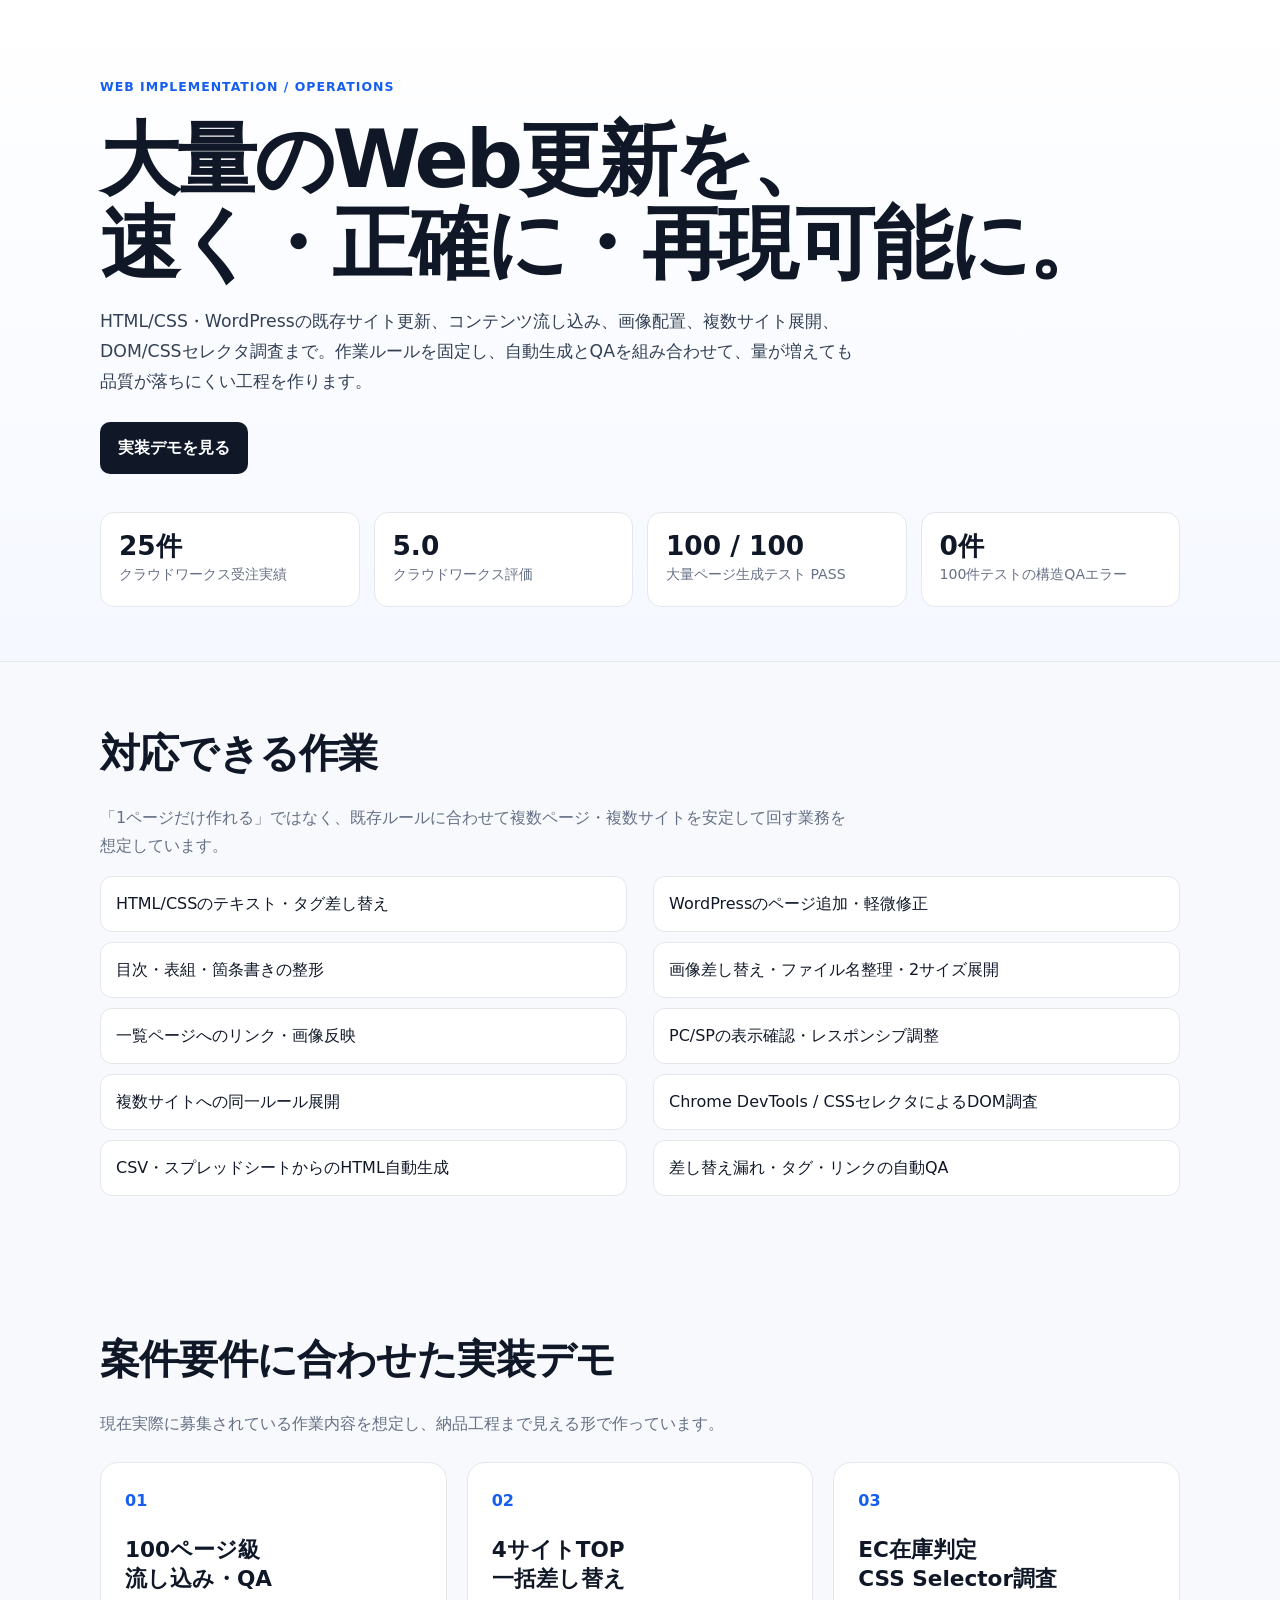
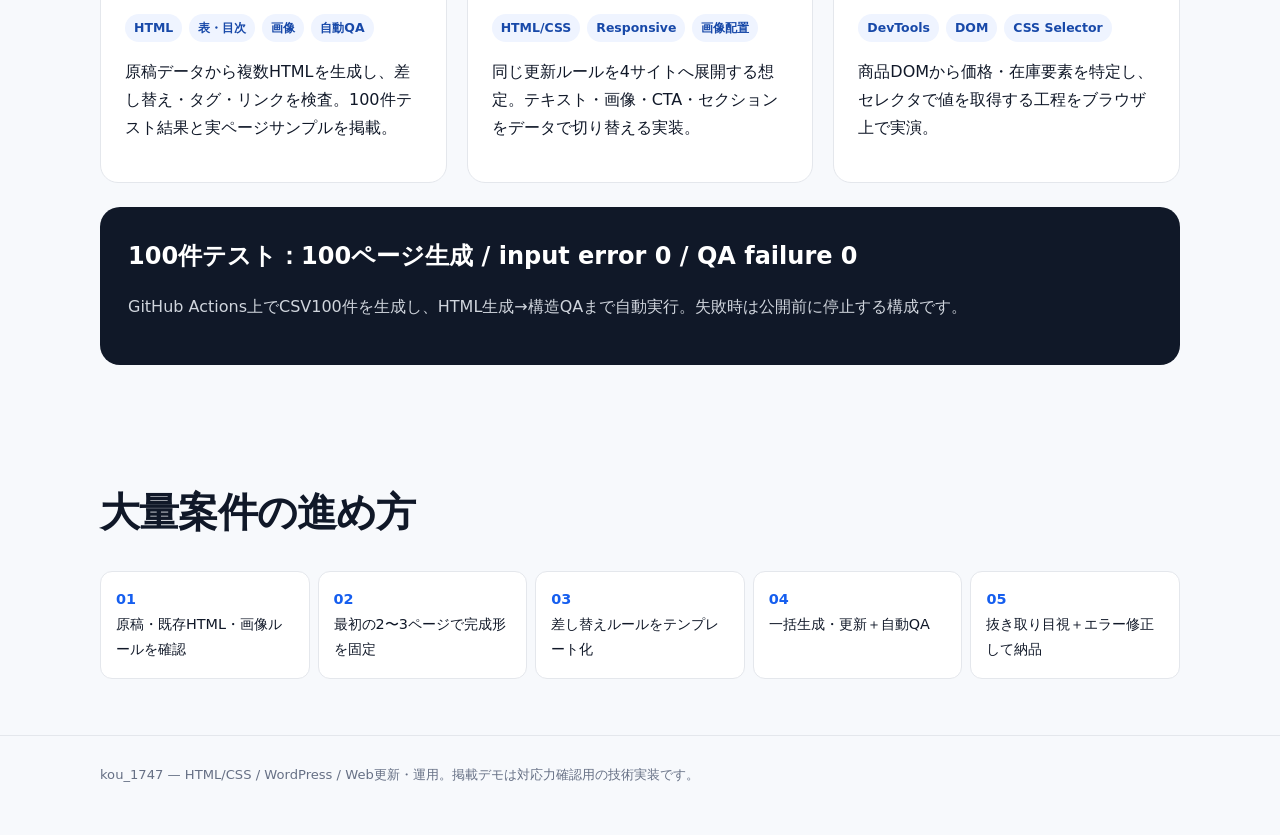
<file: index.html>
<!doctype html>
<html lang="ja">
<head>
<meta charset="utf-8">
<meta name="viewport" content="width=device-width,initial-scale=1">
<meta name="description" content="HTML/CSS・WordPressの大量更新、コンテンツ流し込み、複数サイト更新、DOM/CSSセレクタ調査を、AIと自動QAで高速化するWeb実装ポートフォリオ。">
<title>kou_1747 | Web更新・大量流し込み・運用自動化</title>
<style>
:root{--ink:#101828;--muted:#667085;--line:#e4e7ec;--bg:#f7f9fc;--card:#fff;--accent:#155eef;--ok:#067647;--soft:#eff4ff}
*{box-sizing:border-box}html{scroll-behavior:smooth}body{margin:0;font-family:system-ui,-apple-system,"Segoe UI",sans-serif;color:var(--ink);background:var(--bg);line-height:1.75}
a{color:inherit}.wrap{width:min(1080px,calc(100% - 32px));margin:auto}
.hero{background:linear-gradient(180deg,#fff 0%,#f5f8ff 100%);padding:76px 0 54px;border-bottom:1px solid var(--line)}
.kicker{color:var(--accent);font-weight:800;letter-spacing:.08em;font-size:.78rem}.hero h1{font-size:clamp(2.4rem,7vw,5rem);line-height:1.05;letter-spacing:-.04em;margin:.25em 0}
.hero p{max-width:760px;font-size:1.08rem;color:#344054}.cta{display:inline-block;background:var(--ink);color:#fff;text-decoration:none;padding:12px 18px;border-radius:10px;font-weight:800;margin-top:8px}
.metrics{display:grid;grid-template-columns:repeat(4,1fr);gap:14px;margin-top:38px}.metric{background:#fff;border:1px solid var(--line);border-radius:14px;padding:18px}.metric b{display:block;font-size:1.65rem;line-height:1.1}.metric span{color:var(--muted);font-size:.88rem}
.section{padding:56px 0}.section h2{font-size:clamp(1.7rem,4vw,2.5rem);letter-spacing:-.02em;margin:0 0 8px}.lead{color:var(--muted);max-width:760px}
.grid3{display:grid;grid-template-columns:repeat(3,1fr);gap:20px;margin-top:24px}.case{background:var(--card);border:1px solid var(--line);border-radius:18px;padding:24px;text-decoration:none;transition:.15s}.case:hover{transform:translateY(-2px);box-shadow:0 12px 30px rgba(16,24,40,.08)}.case .num{font-weight:900;color:var(--accent)}.case h3{font-size:1.35rem;line-height:1.3}.chips{display:flex;gap:7px;flex-wrap:wrap}.chip{background:var(--soft);color:#1849a9;border-radius:999px;padding:3px 9px;font-size:.78rem;font-weight:700}
.list{display:grid;grid-template-columns:repeat(2,1fr);gap:10px 26px;padding:0;list-style:none}.list li{background:#fff;border:1px solid var(--line);border-radius:12px;padding:13px 15px}
.flow{display:grid;grid-template-columns:repeat(5,1fr);gap:8px;margin-top:24px}.step{background:#fff;border:1px solid var(--line);border-radius:12px;padding:15px;font-size:.9rem}.step b{display:block;color:var(--accent)}
.proof{background:#101828;color:#fff;border-radius:20px;padding:28px;margin-top:24px}.proof strong{font-size:1.5rem}.proof p{color:#d0d5dd}
footer{border-top:1px solid var(--line);padding:28px 0 48px;color:var(--muted);font-size:.82rem}
@media(max-width:820px){.metrics,.grid3{grid-template-columns:1fr 1fr}.flow{grid-template-columns:1fr}.list{grid-template-columns:1fr}}
@media(max-width:560px){.metrics,.grid3{grid-template-columns:1fr}.hero{padding-top:50px}}
</style>
</head>
<body>
<header class="hero"><div class="wrap">
<div class="kicker">WEB IMPLEMENTATION / OPERATIONS</div>
<h1>大量のWeb更新を、<br>速く・正確に・再現可能に。</h1>
<p>HTML/CSS・WordPressの既存サイト更新、コンテンツ流し込み、画像配置、複数サイト展開、DOM/CSSセレクタ調査まで。作業ルールを固定し、自動生成とQAを組み合わせて、量が増えても品質が落ちにくい工程を作ります。</p>
<a class="cta" href="#cases">実装デモを見る</a>
<div class="metrics">
<div class="metric"><b>25件</b><span>クラウドワークス受注実績</span></div>
<div class="metric"><b>5.0</b><span>クラウドワークス評価</span></div>
<div class="metric"><b>100 / 100</b><span>大量ページ生成テスト PASS</span></div>
<div class="metric"><b>0件</b><span>100件テストの構造QAエラー</span></div>
</div>
</div></header>

<main>
<section class="section"><div class="wrap">
<h2>対応できる作業</h2>
<p class="lead">「1ページだけ作れる」ではなく、既存ルールに合わせて複数ページ・複数サイトを安定して回す業務を想定しています。</p>
<ul class="list">
<li>HTML/CSSのテキスト・タグ差し替え</li><li>WordPressのページ追加・軽微修正</li>
<li>目次・表組・箇条書きの整形</li><li>画像差し替え・ファイル名整理・2サイズ展開</li>
<li>一覧ページへのリンク・画像反映</li><li>PC/SPの表示確認・レスポンシブ調整</li>
<li>複数サイトへの同一ルール展開</li><li>Chrome DevTools / CSSセレクタによるDOM調査</li>
<li>CSV・スプレッドシートからのHTML自動生成</li><li>差し替え漏れ・タグ・リンクの自動QA</li>
</ul>
</div></section>

<section id="cases" class="section"><div class="wrap">
<h2>案件要件に合わせた実装デモ</h2>
<p class="lead">現在実際に募集されている作業内容を想定し、納品工程まで見える形で作っています。</p>
<div class="grid3">
<a class="case" href="pf01/"><div class="num">01</div><h3>100ページ級<br>流し込み・QA</h3><div class="chips"><span class="chip">HTML</span><span class="chip">表・目次</span><span class="chip">画像</span><span class="chip">自動QA</span></div><p>原稿データから複数HTMLを生成し、差し替え・タグ・リンクを検査。100件テスト結果と実ページサンプルを掲載。</p></a>
<a class="case" href="pf02/"><div class="num">02</div><h3>4サイトTOP<br>一括差し替え</h3><div class="chips"><span class="chip">HTML/CSS</span><span class="chip">Responsive</span><span class="chip">画像配置</span></div><p>同じ更新ルールを4サイトへ展開する想定。テキスト・画像・CTA・セクションをデータで切り替える実装。</p></a>
<a class="case" href="pf03/"><div class="num">03</div><h3>EC在庫判定<br>CSS Selector調査</h3><div class="chips"><span class="chip">DevTools</span><span class="chip">DOM</span><span class="chip">CSS Selector</span></div><p>商品DOMから価格・在庫要素を特定し、セレクタで値を取得する工程をブラウザ上で実演。</p></a>
</div>
<div class="proof"><strong>100件テスト：100ページ生成 / input error 0 / QA failure 0</strong><p>GitHub Actions上でCSV100件を生成し、HTML生成→構造QAまで自動実行。失敗時は公開前に停止する構成です。</p></div>
</div></section>

<section class="section"><div class="wrap">
<h2>大量案件の進め方</h2>
<div class="flow">
<div class="step"><b>01</b>原稿・既存HTML・画像ルールを確認</div>
<div class="step"><b>02</b>最初の2〜3ページで完成形を固定</div>
<div class="step"><b>03</b>差し替えルールをテンプレート化</div>
<div class="step"><b>04</b>一括生成・更新＋自動QA</div>
<div class="step"><b>05</b>抜き取り目視＋エラー修正して納品</div>
</div>
</div></section>
</main>
<footer><div class="wrap">kou_1747 — HTML/CSS / WordPress / Web更新・運用。掲載デモは対応力確認用の技術実装です。</div></footer>
</body></html>
</file>
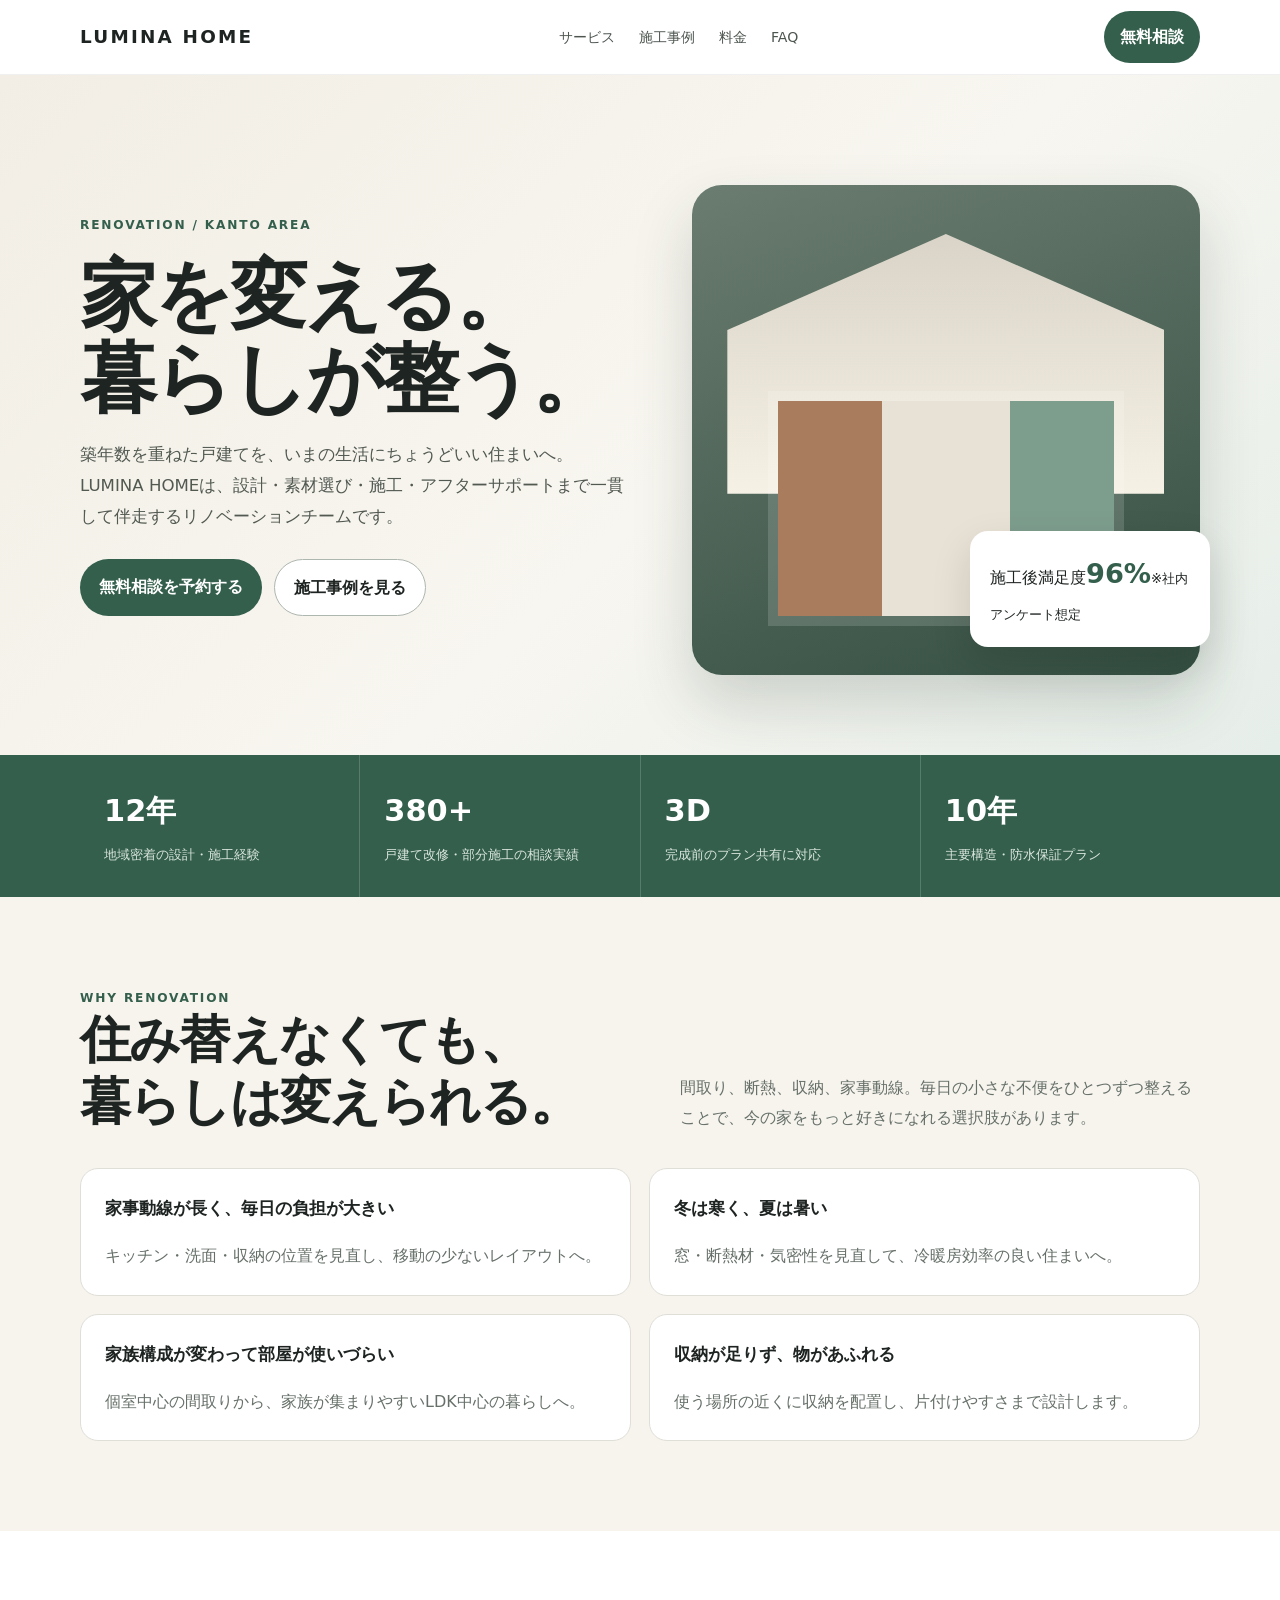
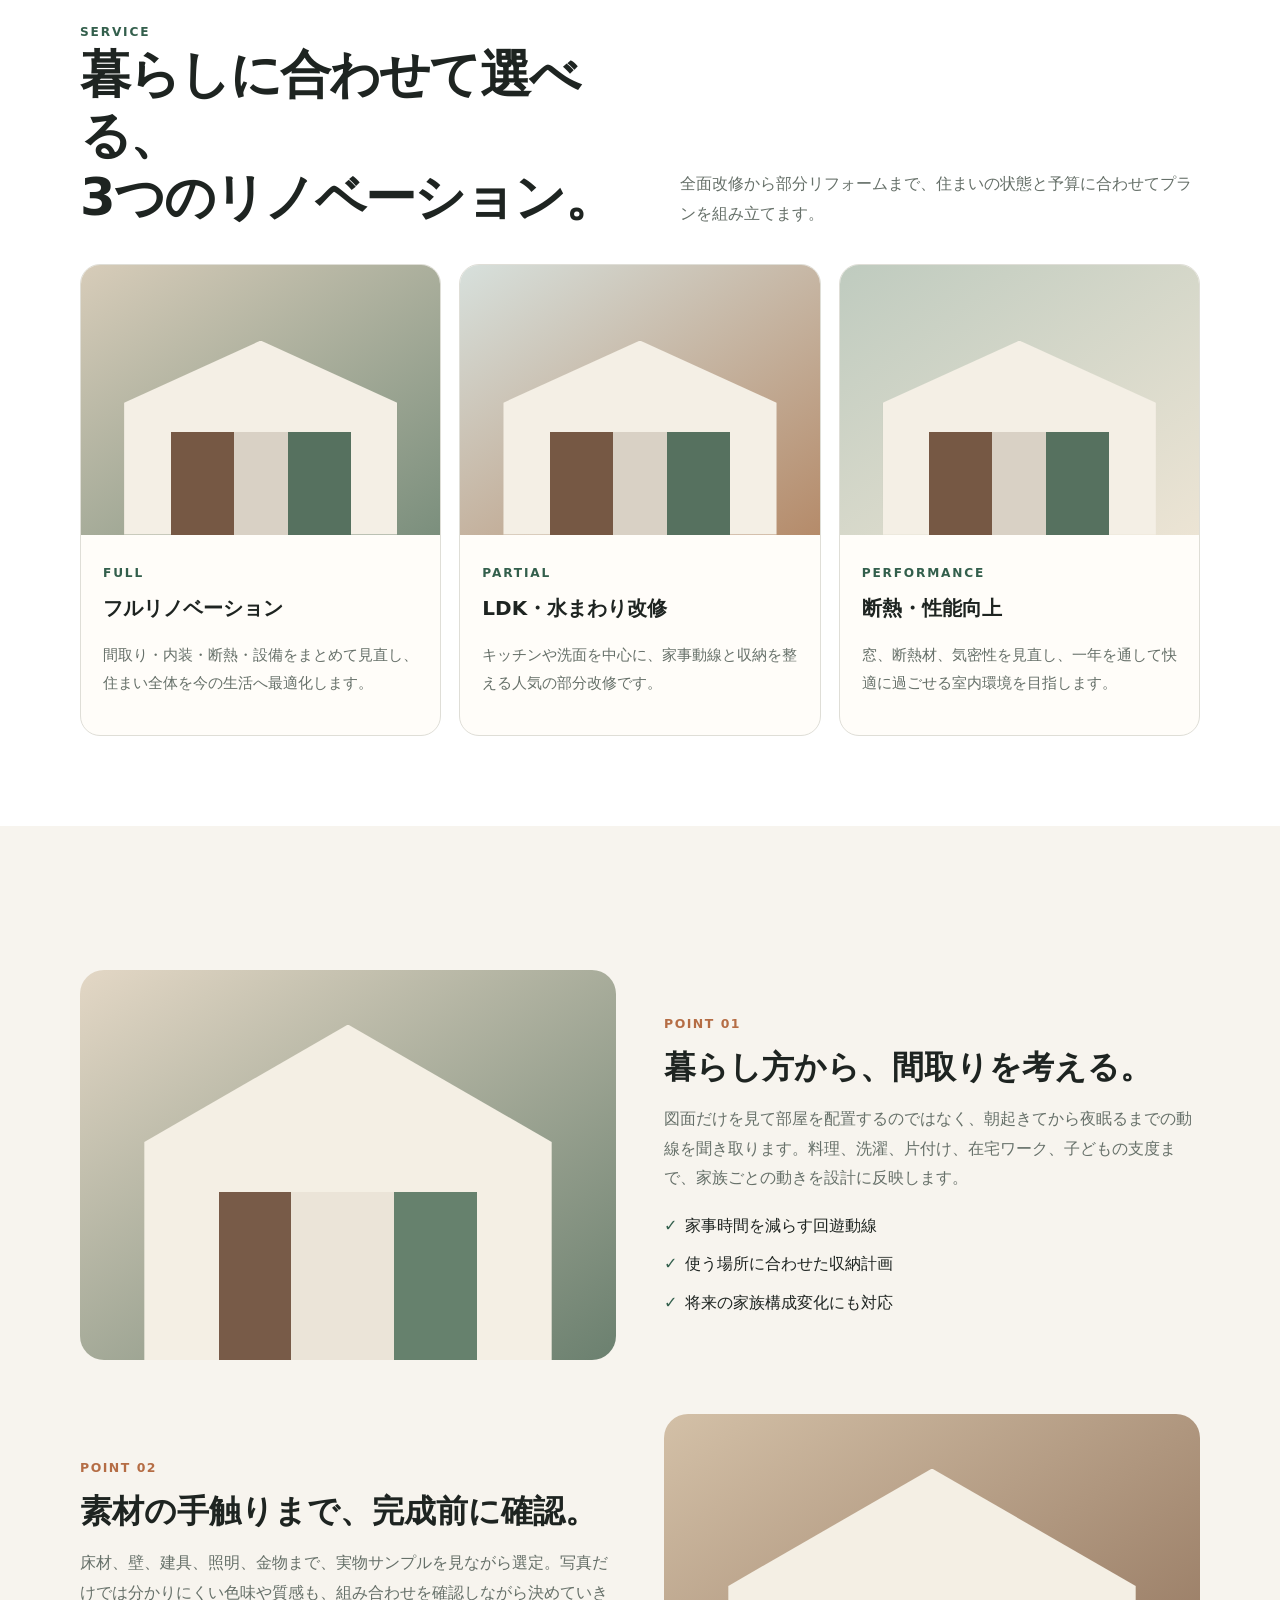
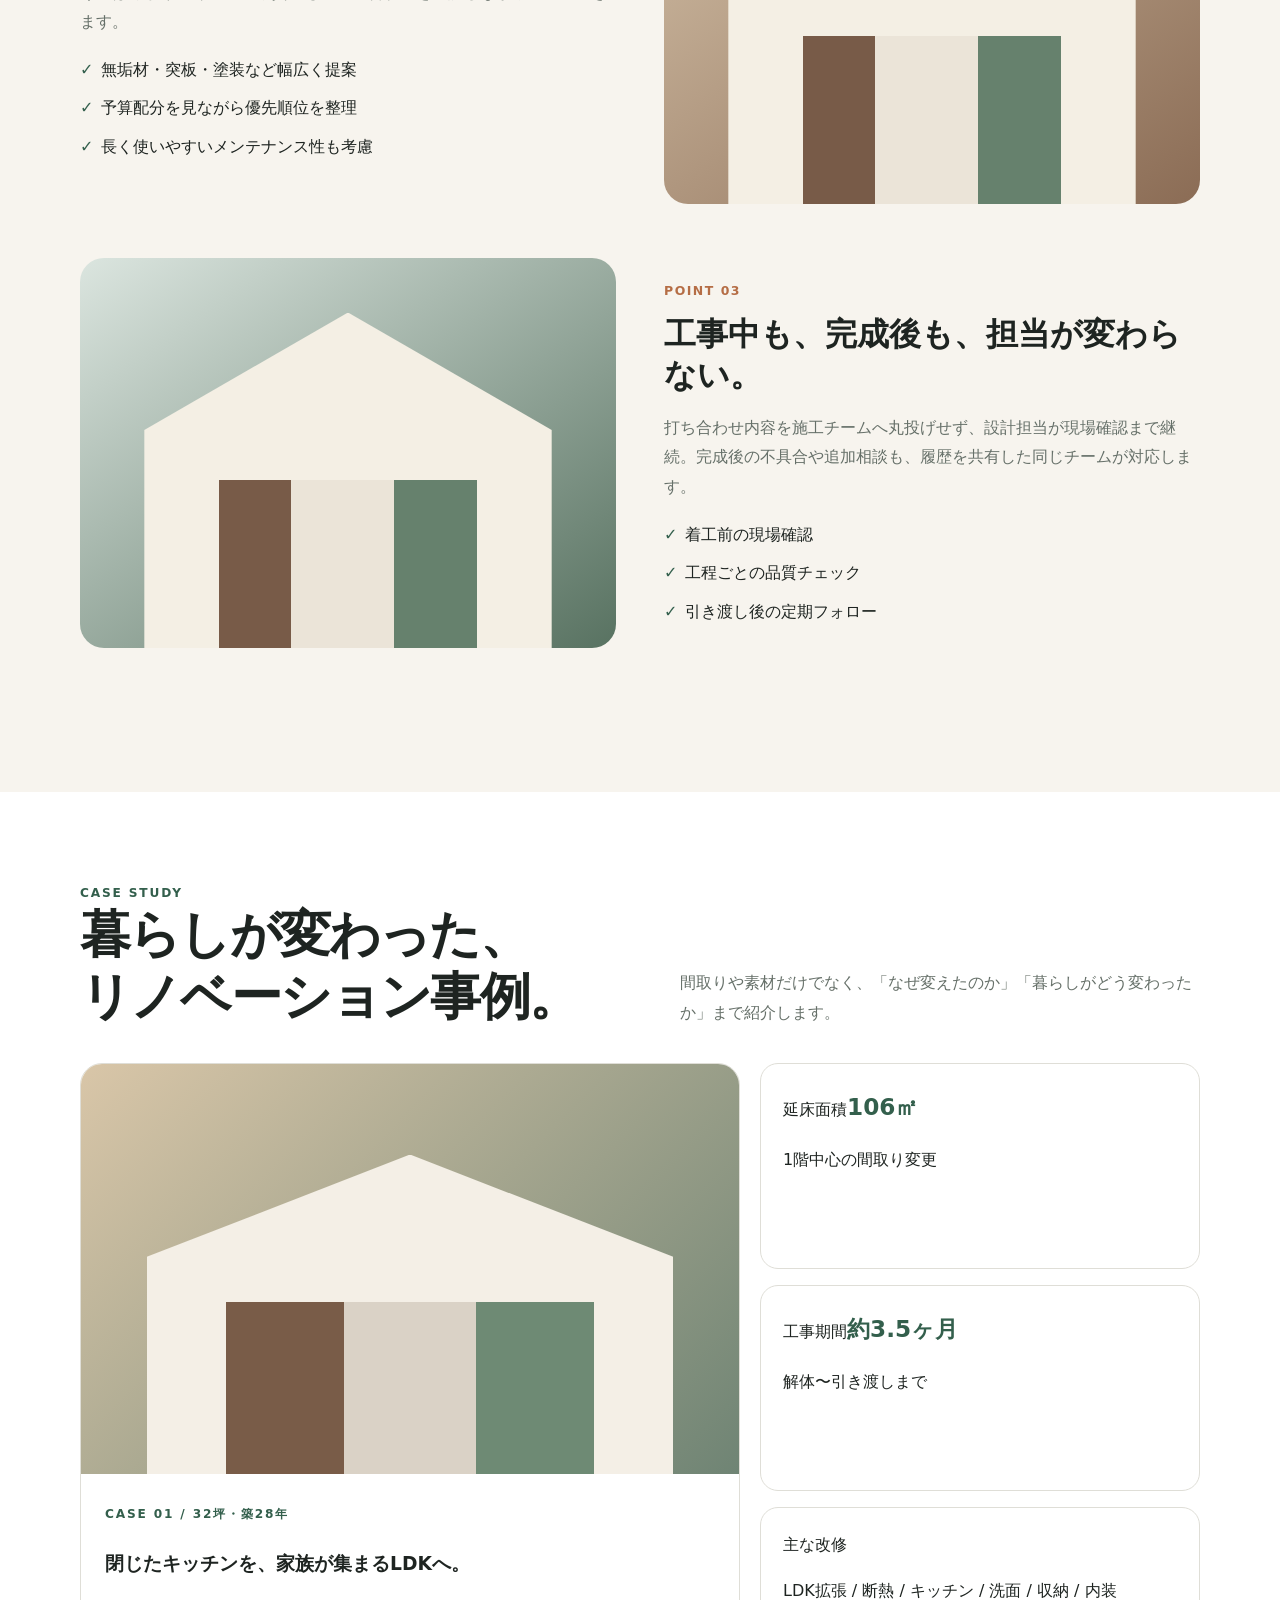
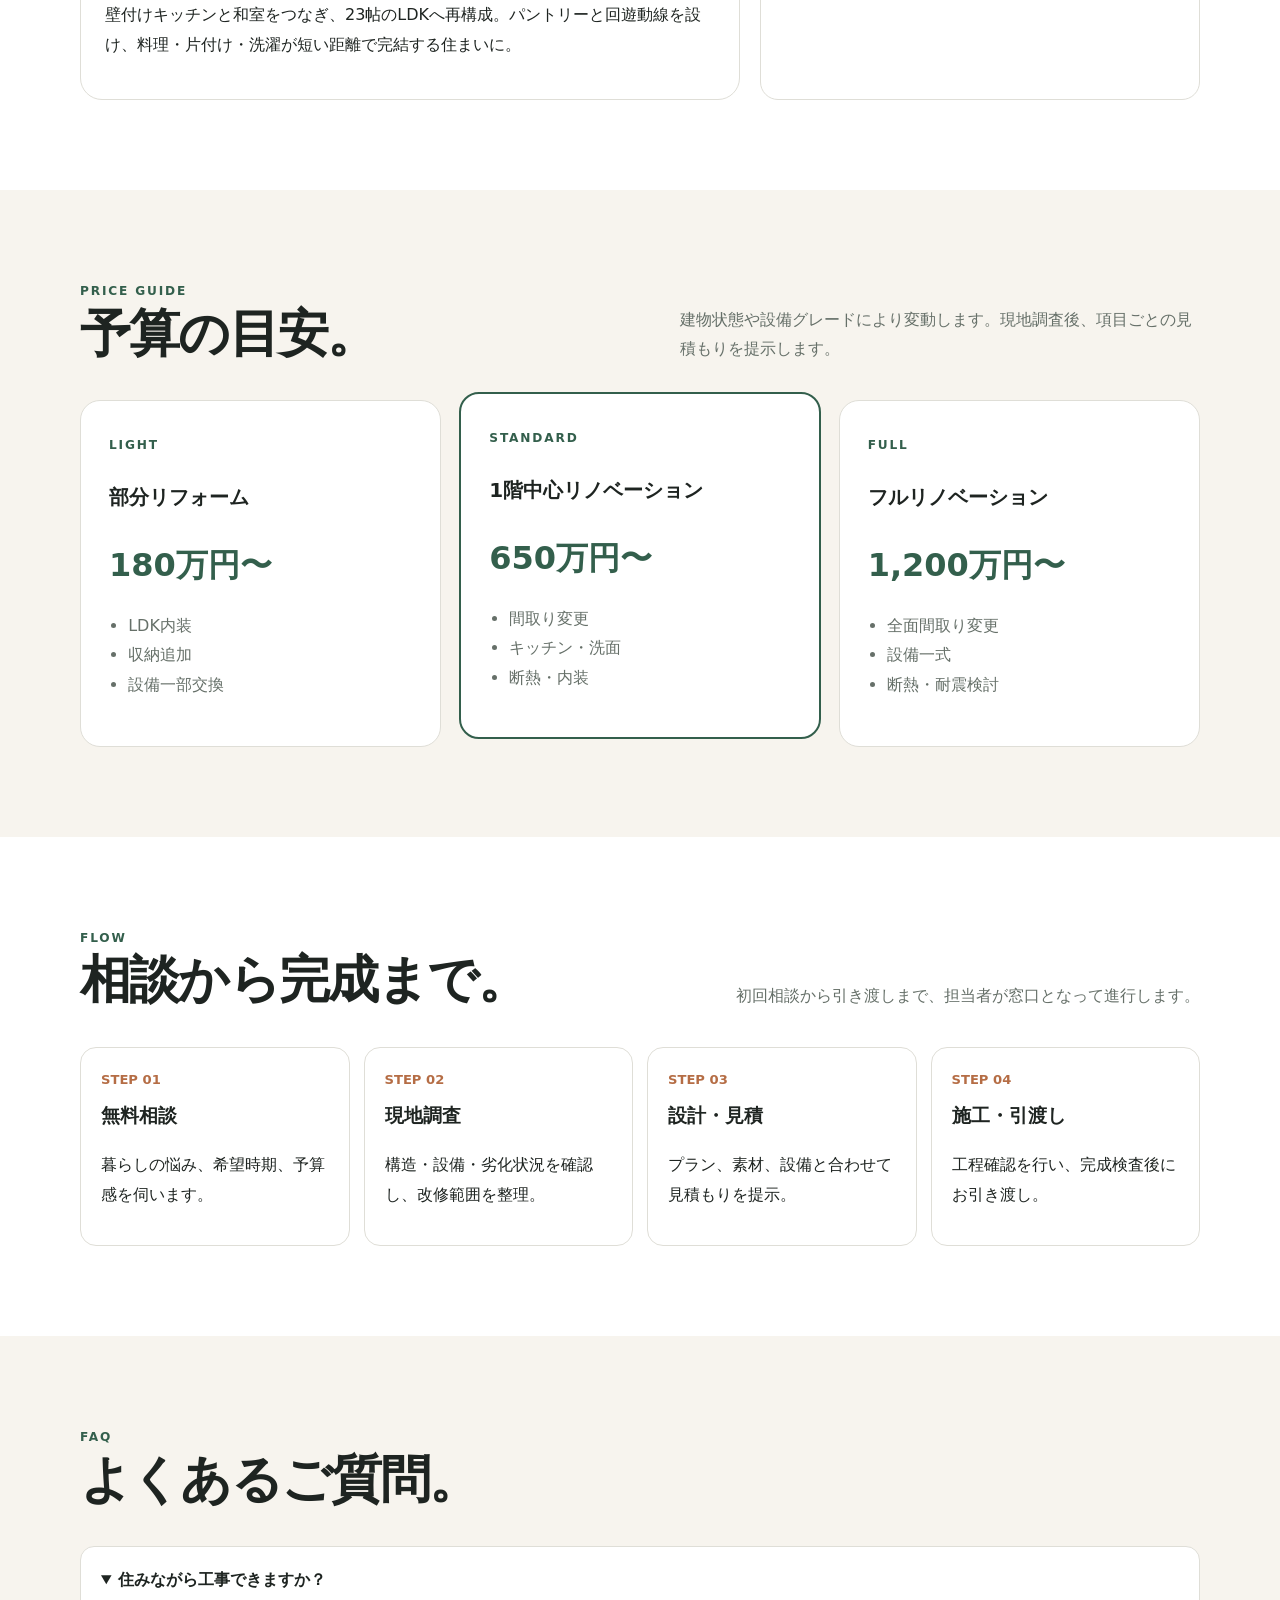
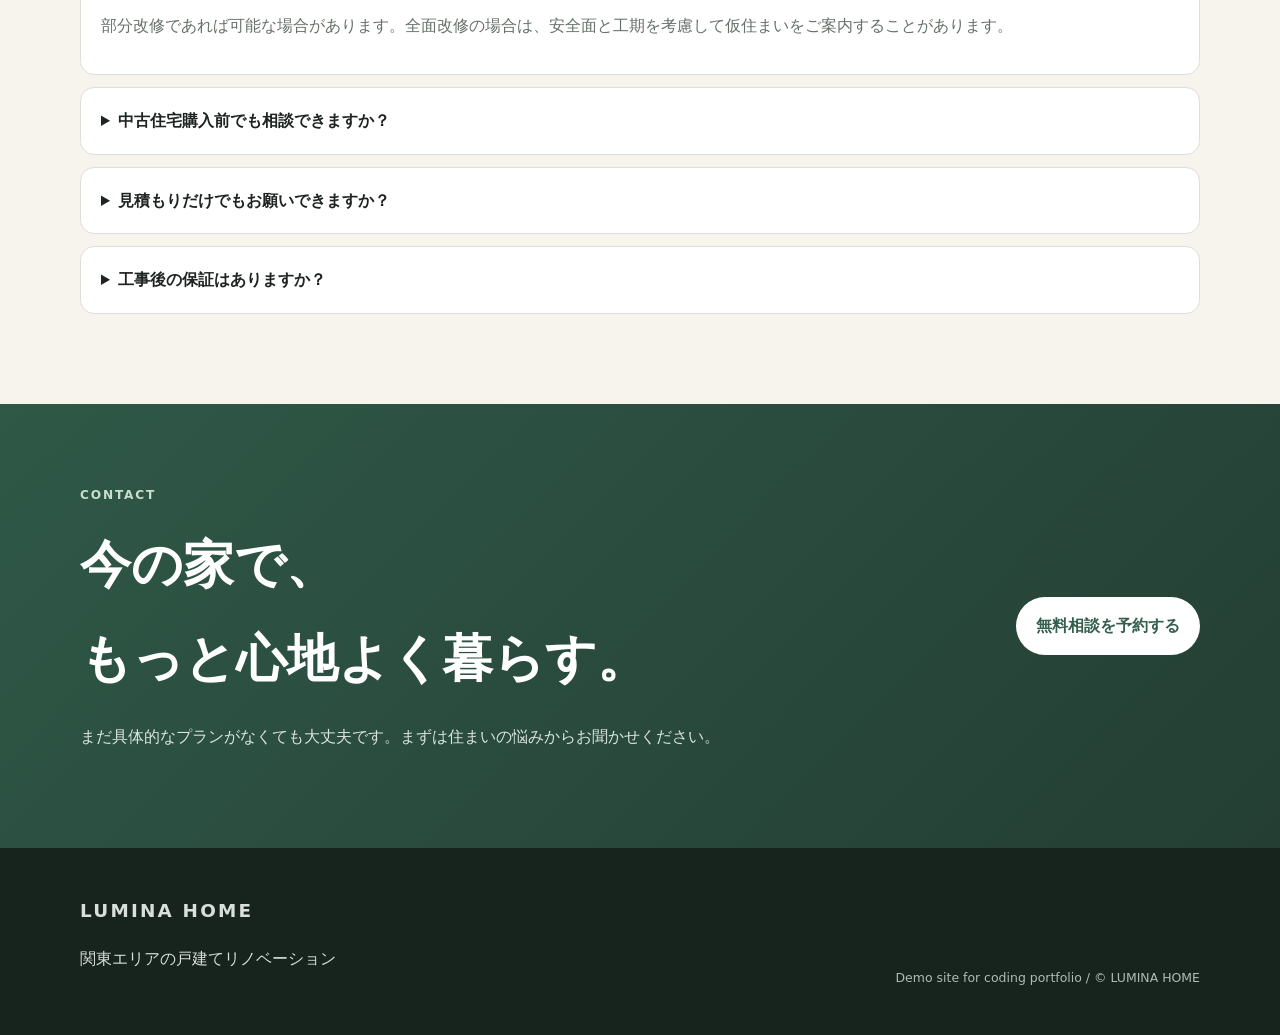
<file: job-13447002/index.html>
<!doctype html>
<html lang="ja">
<head>
<meta charset="utf-8">
<meta name="viewport" content="width=device-width,initial-scale=1">
<meta name="description" content="関東エリアの戸建てリノベーションならLUMINA HOME。設計から施工、アフターサポートまで一貫対応。">
<title>LUMINA HOME｜暮らしを整える戸建てリノベーション</title>
<style>
:root{
  --ink:#1e2421;--muted:#667069;--paper:#f7f4ee;--card:#fffdf9;--line:#dfded7;
  --green:#335f4c;--green2:#6f8f7f;--sand:#d9c5a4;--accent:#b56d45;
}
*{box-sizing:border-box}html{scroll-behavior:smooth}
body{margin:0;font-family:"Hiragino Kaku Gothic ProN","Yu Gothic",system-ui,sans-serif;color:var(--ink);background:#fff;line-height:1.85}
a{color:inherit;text-decoration:none}img{max-width:100%;display:block}
.wrap{width:min(1120px,calc(100% - 36px));margin:auto}
.header{position:sticky;top:0;z-index:20;background:rgba(255,255,255,.94);backdrop-filter:blur(10px);border-bottom:1px solid rgba(0,0,0,.06)}
.header-inner{height:74px;display:flex;align-items:center;justify-content:space-between;gap:20px}.brand{font-size:1.15rem;font-weight:900;letter-spacing:.12em}
.nav{display:flex;gap:24px;font-size:.88rem}.nav a{color:#4d554f}.contact{background:var(--green);color:#fff;padding:11px 16px;border-radius:999px;font-weight:800}
.hero{background:linear-gradient(135deg,#f2eee5 0%,#f8f6f0 55%,#e6eee9 100%);overflow:hidden}
.hero-grid{min-height:680px;display:grid;grid-template-columns:1.02fr .98fr;align-items:center;gap:42px;padding:64px 0}
.eyebrow{font-size:.76rem;letter-spacing:.15em;color:var(--green);font-weight:900}.hero h1{font-size:clamp(2.65rem,6vw,5.2rem);line-height:1.08;letter-spacing:-.04em;margin:.25em 0}
.hero p{font-size:1.04rem;color:#515951;max-width:620px}.btns{display:flex;gap:12px;flex-wrap:wrap;margin-top:26px}.btn{display:inline-block;padding:13px 19px;border-radius:999px;font-weight:800}.btn.primary{background:var(--green);color:#fff}.btn.ghost{border:1px solid #aeb6b0;background:#fff}
.hero-art{position:relative;min-height:520px}.house{position:absolute;inset:30px 0 0 20px;border-radius:30px;background:linear-gradient(160deg,#6b7c70,#344f42);overflow:hidden;box-shadow:0 28px 60px rgba(34,55,45,.18)}
.house:before{content:"";position:absolute;left:7%;right:7%;top:10%;height:53%;background:linear-gradient(180deg,#d9d4c7,#f6f1e5);clip-path:polygon(50% 0,100% 37%,100% 100%,0 100%,0 37%)}
.house:after{content:"";position:absolute;left:17%;right:17%;bottom:12%;height:44%;background:linear-gradient(90deg,#aa7c5e 0 31%,#e8e1d5 31% 69%,#7d9d8d 69%);box-shadow:0 0 0 10px rgba(255,255,255,.15)}
.float-card{position:absolute;right:-10px;bottom:28px;background:#fff;border-radius:18px;padding:18px 20px;box-shadow:0 16px 40px rgba(0,0,0,.12);width:240px}.float-card b{font-size:1.7rem;color:var(--green)}
.stats{background:var(--green);color:#fff}.stats-grid{display:grid;grid-template-columns:repeat(4,1fr);gap:1px;background:rgba(255,255,255,.18)}.stat{padding:28px 24px;background:var(--green)}.stat b{display:block;font-size:1.9rem}.stat span{font-size:.82rem;color:#dbe6df}
.section{padding:90px 0}.section.alt{background:var(--paper)}.section-head{display:flex;justify-content:space-between;gap:28px;align-items:end;margin-bottom:36px}.section-head h2{font-size:clamp(2rem,4vw,3.4rem);line-height:1.2;margin:0;letter-spacing:-.035em}.section-head p{max-width:520px;color:var(--muted);margin:0}
.cards3{display:grid;grid-template-columns:repeat(3,1fr);gap:18px}.card{background:var(--card);border:1px solid var(--line);border-radius:20px;overflow:hidden}.visual{aspect-ratio:4/3;position:relative;overflow:hidden}.v1{background:linear-gradient(145deg,#d7ccb9,#7b8f7d)}.v2{background:linear-gradient(145deg,#d7e0dc,#b58b6a)}.v3{background:linear-gradient(145deg,#bfcbbf,#ece4d4)}.visual:before{content:"";position:absolute;left:12%;right:12%;bottom:0;height:72%;background:#f4efe5;clip-path:polygon(50% 0,100% 32%,100% 100%,0 100%,0 32%);box-shadow:0 -12px 30px rgba(0,0,0,.08)}.visual:after{content:"";position:absolute;left:25%;right:25%;bottom:0;height:38%;background:linear-gradient(90deg,#765844 0 35%,#d9d1c5 35% 65%,#56715f 65%)}
.card-body{padding:22px}.card-body h3{font-size:1.25rem;margin:.2em 0}.card-body p{color:var(--muted);font-size:.94rem}
.problem-grid{display:grid;grid-template-columns:1fr 1fr;gap:18px}.problem{padding:24px;border-radius:18px;background:#fff;border:1px solid var(--line)}.problem b{font-size:1.08rem}.problem p{color:var(--muted);margin-bottom:0}
.feature{display:grid;grid-template-columns:1fr 1fr;gap:48px;align-items:center;margin:54px 0}.feature:nth-child(even) .feature-art{order:2}.feature-art{min-height:390px;border-radius:24px;background:linear-gradient(145deg,#e3d7c5,#6b806f);position:relative;overflow:hidden}.feature-art:before{content:"";position:absolute;inset:14% 12% 0;background:#f4efe4;clip-path:polygon(50% 0,100% 35%,100% 100%,0 100%,0 35%)}.feature-art:after{content:"";position:absolute;inset:auto 26% 0;height:43%;background:linear-gradient(90deg,#785b48 0 28%,#ebe4d8 28% 68%,#66816d 68%)}
.feature-copy .num{font-size:.78rem;font-weight:900;color:var(--accent);letter-spacing:.12em}.feature-copy h3{font-size:2rem;line-height:1.3;margin:.35em 0}.feature-copy p{color:var(--muted)}.bullets{display:grid;gap:9px;margin-top:18px}.bullets span{display:flex;gap:8px}.bullets span:before{content:"✓";color:var(--green);font-weight:900}
.case-grid{display:grid;grid-template-columns:1.2fr .8fr;gap:20px}.case-main{background:#fff;border:1px solid var(--line);border-radius:22px;overflow:hidden}.case-img{height:410px;background:linear-gradient(135deg,#d9c6a8,#6f8474);position:relative}.case-img:before{content:"";position:absolute;left:10%;right:10%;bottom:0;height:78%;background:#f4efe6;clip-path:polygon(50% 0,100% 32%,100% 100%,0 100%,0 32%)}.case-img:after{content:"";position:absolute;left:22%;right:22%;bottom:0;height:42%;background:linear-gradient(90deg,#795c48 0 32%,#dad2c6 32% 68%,#6e8a74 68%)}.case-copy{padding:24px}.side{display:grid;gap:16px}.mini{padding:22px;background:#fff;border:1px solid var(--line);border-radius:18px}.mini b{font-size:1.45rem;color:var(--green)}
.price{display:grid;grid-template-columns:repeat(3,1fr);gap:18px}.price-card{padding:28px;background:#fff;border:1px solid var(--line);border-radius:20px}.price-card.featured{border:2px solid var(--green);transform:translateY(-8px)}.price-card h3{font-size:1.25rem}.price-card .amount{font-size:2rem;font-weight:900;color:var(--green)}.price-card ul{padding-left:1.2em;color:var(--muted)}
.flow{display:grid;grid-template-columns:repeat(4,1fr);gap:14px}.flow-step{background:#fff;border:1px solid var(--line);border-radius:16px;padding:20px}.flow-step b{display:block;color:var(--accent);font-size:.82rem}.flow-step h3{margin:.4em 0}
.faq{display:grid;gap:12px}.faq details{background:#fff;border:1px solid var(--line);border-radius:14px;padding:18px 20px}.faq summary{font-weight:800;cursor:pointer}.faq p{color:var(--muted)}
.cta-sec{background:linear-gradient(135deg,#2f5847,#243e34);color:#fff;padding:80px 0}.cta-grid{display:grid;grid-template-columns:1fr auto;gap:30px;align-items:center}.cta-grid h2{font-size:clamp(2rem,4vw,3.5rem);margin:.2em 0}.cta-grid p{color:#d9e4de}.cta-white{background:#fff;color:var(--green);padding:14px 20px;border-radius:999px;font-weight:900}
.footer{padding:46px 0;background:#17231d;color:#d7e0da}.footer-grid{display:flex;justify-content:space-between;gap:30px;align-items:flex-end}.small{font-size:.78rem;color:#aebcb3}
@media(max-width:900px){.hero-grid,.feature,.case-grid,.cta-grid{grid-template-columns:1fr}.hero-art{min-height:400px}.feature:nth-child(even) .feature-art{order:0}.stats-grid,.cards3,.price{grid-template-columns:1fr 1fr}.flow{grid-template-columns:1fr 1fr}.nav{display:none}}
@media(max-width:580px){.stats-grid,.cards3,.price,.flow,.problem-grid{grid-template-columns:1fr}.hero-grid{padding-top:34px}.hero-art{min-height:330px}.house{inset:10px 0 0}.float-card{right:10px;width:200px}.section{padding:68px 0}.section-head{display:block}.section-head p{margin-top:12px}.footer-grid{display:block}}
</style>
</head>
<body>
<header class="header">
  <div class="wrap header-inner">
    <a class="brand" href="#">LUMINA HOME</a>
    <nav class="nav">
      <a href="#service">サービス</a><a href="#case">施工事例</a><a href="#price">料金</a><a href="#faq">FAQ</a>
    </nav>
    <a class="contact" href="#contact">無料相談</a>
  </div>
</header>

<main>
<section class="hero">
  <div class="wrap hero-grid">
    <div>
      <div class="eyebrow">RENOVATION / KANTO AREA</div>
      <h1>家を変える。<br>暮らしが整う。</h1>
      <p>築年数を重ねた戸建てを、いまの生活にちょうどいい住まいへ。LUMINA HOMEは、設計・素材選び・施工・アフターサポートまで一貫して伴走するリノベーションチームです。</p>
      <div class="btns"><a class="btn primary" href="#contact">無料相談を予約する</a><a class="btn ghost" href="#case">施工事例を見る</a></div>
    </div>
    <div class="hero-art">
      <div class="house"></div>
      <div class="float-card"><span>施工後満足度</span><b>96%</b><small>※社内アンケート想定</small></div>
    </div>
  </div>
</section>

<section class="stats">
  <div class="wrap stats-grid">
    <div class="stat"><b>12年</b><span>地域密着の設計・施工経験</span></div>
    <div class="stat"><b>380+</b><span>戸建て改修・部分施工の相談実績</span></div>
    <div class="stat"><b>3D</b><span>完成前のプラン共有に対応</span></div>
    <div class="stat"><b>10年</b><span>主要構造・防水保証プラン</span></div>
  </div>
</section>

<section class="section alt">
  <div class="wrap">
    <div class="section-head"><div><div class="eyebrow">WHY RENOVATION</div><h2>住み替えなくても、<br>暮らしは変えられる。</h2></div><p>間取り、断熱、収納、家事動線。毎日の小さな不便をひとつずつ整えることで、今の家をもっと好きになれる選択肢があります。</p></div>
    <div class="problem-grid">
      <div class="problem"><b>家事動線が長く、毎日の負担が大きい</b><p>キッチン・洗面・収納の位置を見直し、移動の少ないレイアウトへ。</p></div>
      <div class="problem"><b>冬は寒く、夏は暑い</b><p>窓・断熱材・気密性を見直して、冷暖房効率の良い住まいへ。</p></div>
      <div class="problem"><b>家族構成が変わって部屋が使いづらい</b><p>個室中心の間取りから、家族が集まりやすいLDK中心の暮らしへ。</p></div>
      <div class="problem"><b>収納が足りず、物があふれる</b><p>使う場所の近くに収納を配置し、片付けやすさまで設計します。</p></div>
    </div>
  </div>
</section>

<section id="service" class="section">
  <div class="wrap">
    <div class="section-head"><div><div class="eyebrow">SERVICE</div><h2>暮らしに合わせて選べる、<br>3つのリノベーション。</h2></div><p>全面改修から部分リフォームまで、住まいの状態と予算に合わせてプランを組み立てます。</p></div>
    <div class="cards3">
      <article class="card"><div class="visual v1"></div><div class="card-body"><span class="eyebrow">FULL</span><h3>フルリノベーション</h3><p>間取り・内装・断熱・設備をまとめて見直し、住まい全体を今の生活へ最適化します。</p></div></article>
      <article class="card"><div class="visual v2"></div><div class="card-body"><span class="eyebrow">PARTIAL</span><h3>LDK・水まわり改修</h3><p>キッチンや洗面を中心に、家事動線と収納を整える人気の部分改修です。</p></div></article>
      <article class="card"><div class="visual v3"></div><div class="card-body"><span class="eyebrow">PERFORMANCE</span><h3>断熱・性能向上</h3><p>窓、断熱材、気密性を見直し、一年を通して快適に過ごせる室内環境を目指します。</p></div></article>
    </div>
  </div>
</section>

<section class="section alt">
  <div class="wrap">
    <div class="feature"><div class="feature-art"></div><div class="feature-copy"><div class="num">POINT 01</div><h3>暮らし方から、間取りを考える。</h3><p>図面だけを見て部屋を配置するのではなく、朝起きてから夜眠るまでの動線を聞き取ります。料理、洗濯、片付け、在宅ワーク、子どもの支度まで、家族ごとの動きを設計に反映します。</p><div class="bullets"><span>家事時間を減らす回遊動線</span><span>使う場所に合わせた収納計画</span><span>将来の家族構成変化にも対応</span></div></div></div>
    <div class="feature"><div class="feature-copy"><div class="num">POINT 02</div><h3>素材の手触りまで、完成前に確認。</h3><p>床材、壁、建具、照明、金物まで、実物サンプルを見ながら選定。写真だけでは分かりにくい色味や質感も、組み合わせを確認しながら決めていきます。</p><div class="bullets"><span>無垢材・突板・塗装など幅広く提案</span><span>予算配分を見ながら優先順位を整理</span><span>長く使いやすいメンテナンス性も考慮</span></div></div><div class="feature-art" style="background:linear-gradient(145deg,#d3c0a7,#8b6c55)"></div></div>
    <div class="feature"><div class="feature-art" style="background:linear-gradient(145deg,#dbe5df,#587261)"></div><div class="feature-copy"><div class="num">POINT 03</div><h3>工事中も、完成後も、担当が変わらない。</h3><p>打ち合わせ内容を施工チームへ丸投げせず、設計担当が現場確認まで継続。完成後の不具合や追加相談も、履歴を共有した同じチームが対応します。</p><div class="bullets"><span>着工前の現場確認</span><span>工程ごとの品質チェック</span><span>引き渡し後の定期フォロー</span></div></div></div>
  </div>
</section>

<section id="case" class="section">
  <div class="wrap">
    <div class="section-head"><div><div class="eyebrow">CASE STUDY</div><h2>暮らしが変わった、<br>リノベーション事例。</h2></div><p>間取りや素材だけでなく、「なぜ変えたのか」「暮らしがどう変わったか」まで紹介します。</p></div>
    <div class="case-grid">
      <article class="case-main"><div class="case-img"></div><div class="case-copy"><span class="eyebrow">CASE 01 / 32坪・築28年</span><h3>閉じたキッチンを、家族が集まるLDKへ。</h3><p>壁付けキッチンと和室をつなぎ、23帖のLDKへ再構成。パントリーと回遊動線を設け、料理・片付け・洗濯が短い距離で完結する住まいに。</p></div></article>
      <div class="side"><div class="mini"><span>延床面積</span><b>106㎡</b><p>1階中心の間取り変更</p></div><div class="mini"><span>工事期間</span><b>約3.5ヶ月</b><p>解体〜引き渡しまで</p></div><div class="mini"><span>主な改修</span><p>LDK拡張 / 断熱 / キッチン / 洗面 / 収納 / 内装</p></div></div>
    </div>
  </div>
</section>

<section id="price" class="section alt">
  <div class="wrap">
    <div class="section-head"><div><div class="eyebrow">PRICE GUIDE</div><h2>予算の目安。</h2></div><p>建物状態や設備グレードにより変動します。現地調査後、項目ごとの見積もりを提示します。</p></div>
    <div class="price">
      <div class="price-card"><span class="eyebrow">LIGHT</span><h3>部分リフォーム</h3><div class="amount">180万円〜</div><ul><li>LDK内装</li><li>収納追加</li><li>設備一部交換</li></ul></div>
      <div class="price-card featured"><span class="eyebrow">STANDARD</span><h3>1階中心リノベーション</h3><div class="amount">650万円〜</div><ul><li>間取り変更</li><li>キッチン・洗面</li><li>断熱・内装</li></ul></div>
      <div class="price-card"><span class="eyebrow">FULL</span><h3>フルリノベーション</h3><div class="amount">1,200万円〜</div><ul><li>全面間取り変更</li><li>設備一式</li><li>断熱・耐震検討</li></ul></div>
    </div>
  </div>
</section>

<section class="section">
  <div class="wrap">
    <div class="section-head"><div><div class="eyebrow">FLOW</div><h2>相談から完成まで。</h2></div><p>初回相談から引き渡しまで、担当者が窓口となって進行します。</p></div>
    <div class="flow">
      <div class="flow-step"><b>STEP 01</b><h3>無料相談</h3><p>暮らしの悩み、希望時期、予算感を伺います。</p></div>
      <div class="flow-step"><b>STEP 02</b><h3>現地調査</h3><p>構造・設備・劣化状況を確認し、改修範囲を整理。</p></div>
      <div class="flow-step"><b>STEP 03</b><h3>設計・見積</h3><p>プラン、素材、設備と合わせて見積もりを提示。</p></div>
      <div class="flow-step"><b>STEP 04</b><h3>施工・引渡し</h3><p>工程確認を行い、完成検査後にお引き渡し。</p></div>
    </div>
  </div>
</section>

<section id="faq" class="section alt">
  <div class="wrap">
    <div class="section-head"><div><div class="eyebrow">FAQ</div><h2>よくあるご質問。</h2></div></div>
    <div class="faq">
      <details open><summary>住みながら工事できますか？</summary><p>部分改修であれば可能な場合があります。全面改修の場合は、安全面と工期を考慮して仮住まいをご案内することがあります。</p></details>
      <details><summary>中古住宅購入前でも相談できますか？</summary><p>可能です。購入候補物件の図面や内覧情報をもとに、希望の改修が可能か事前に整理できます。</p></details>
      <details><summary>見積もりだけでもお願いできますか？</summary><p>初回相談と概算整理までは無料です。詳細設計が必要な場合は、内容に応じて設計費をご案内します。</p></details>
      <details><summary>工事後の保証はありますか？</summary><p>工事内容に応じて保証書を発行し、定期点検とアフターメンテナンスに対応します。</p></details>
    </div>
  </div>
</section>

<section id="contact" class="cta-sec">
  <div class="wrap cta-grid">
    <div><div class="eyebrow" style="color:#c9ddcf">CONTACT</div><h2>今の家で、<br>もっと心地よく暮らす。</h2><p>まだ具体的なプランがなくても大丈夫です。まずは住まいの悩みからお聞かせください。</p></div>
    <a class="cta-white" href="mailto:example@example.com">無料相談を予約する</a>
  </div>
</section>
</main>

<footer class="footer">
  <div class="wrap footer-grid"><div><div class="brand">LUMINA HOME</div><p>関東エリアの戸建てリノベーション</p></div><div class="small">Demo site for coding portfolio / © LUMINA HOME</div></div>
</footer>
</body>
</html>
</file>
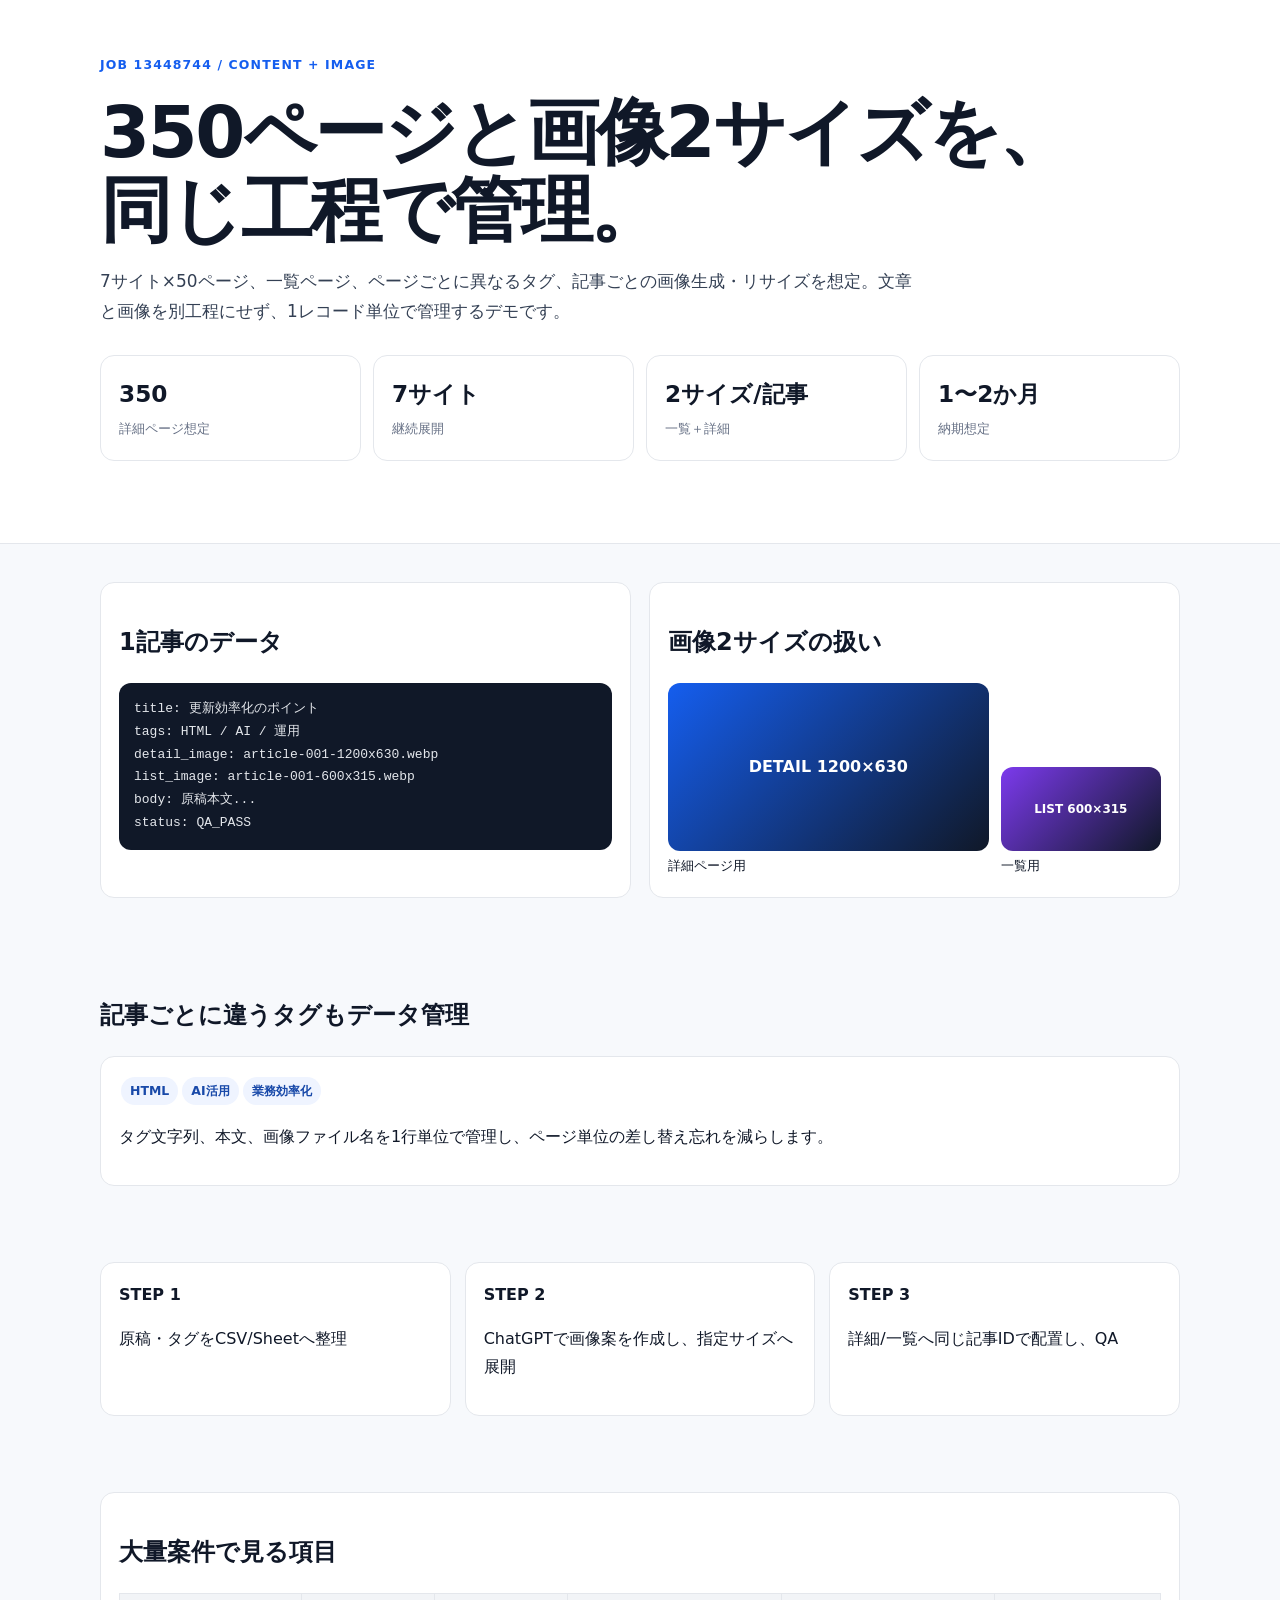
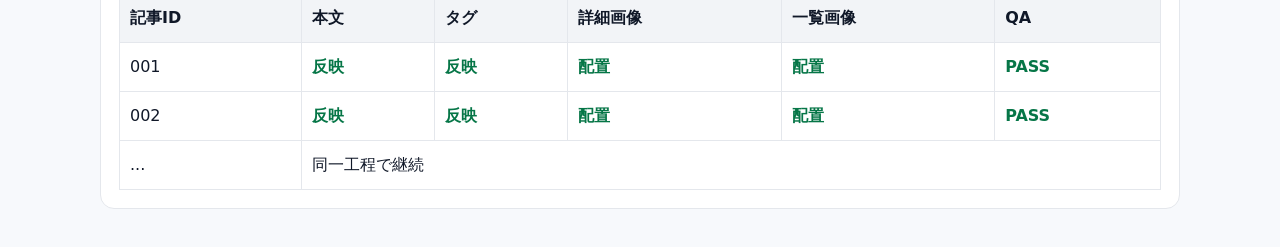
<file: job-13448744/index.html>
<!doctype html><html lang="ja"><head><meta charset="utf-8"><meta name="viewport" content="width=device-width,initial-scale=1">
<meta name="description" content="350ページのコラム流し込みと、記事ごとの一覧/詳細用2サイズ画像を処理する案件向け実装デモ。">
<title>350ページ＋画像2サイズ 流し込み実装デモ</title><style>
:root{--ink:#101828;--muted:#667085;--line:#e4e7ec;--bg:#f7f9fc;--accent:#155eef;--ok:#067647;--warn:#b54708}
*{box-sizing:border-box}body{margin:0;font-family:system-ui,-apple-system,"Segoe UI",sans-serif;color:var(--ink);background:var(--bg);line-height:1.75}
a{color:#1849a9}.wrap{width:min(1080px,calc(100% - 32px));margin:auto}header{padding:54px 0;background:#fff;border-bottom:1px solid var(--line)}
.kicker{color:var(--accent);font-weight:800;font-size:.78rem;letter-spacing:.09em}h1{font-size:clamp(2.2rem,6vw,4.5rem);line-height:1.08;letter-spacing:-.035em;margin:.25em 0}
.lead{font-size:1.06rem;color:#344054;max-width:820px}.metrics{display:grid;grid-template-columns:repeat(4,1fr);gap:12px;margin:28px 0}.metric,.card{background:#fff;border:1px solid var(--line);border-radius:14px;padding:18px}.metric b{display:block;font-size:1.45rem}.metric span{font-size:.82rem;color:var(--muted)}
section{padding:38px 0}.grid2{display:grid;grid-template-columns:1fr 1fr;gap:18px}.grid3{display:grid;grid-template-columns:repeat(3,1fr);gap:14px}
.chip{display:inline-block;padding:3px 9px;border-radius:999px;background:#eff4ff;color:#1849a9;font-size:.78rem;font-weight:700;margin:2px}.ok{color:var(--ok);font-weight:800}
table{width:100%;border-collapse:collapse;background:#fff}th,td{border:1px solid var(--line);padding:10px;text-align:left}th{background:#f2f4f7}
button{border:0;border-radius:9px;background:var(--ink);color:#fff;padding:10px 14px;font-weight:800;cursor:pointer}
pre{background:#101828;color:#e4e7ec;border-radius:12px;padding:15px;overflow:auto;white-space:pre-wrap}
@media(max-width:760px){.metrics,.grid2,.grid3{grid-template-columns:1fr}}
</style></head><body>
<header><div class="wrap"><div class="kicker">JOB 13448744 / CONTENT + IMAGE</div><h1>350ページと画像2サイズを、<br>同じ工程で管理。</h1>
<p class="lead">7サイト×50ページ、一覧ページ、ページごとに異なるタグ、記事ごとの画像生成・リサイズを想定。文章と画像を別工程にせず、1レコード単位で管理するデモです。</p>
<div class="metrics"><div class="metric"><b>350</b><span>詳細ページ想定</span></div><div class="metric"><b>7サイト</b><span>継続展開</span></div><div class="metric"><b>2サイズ/記事</b><span>一覧＋詳細</span></div><div class="metric"><b>1〜2か月</b><span>納期想定</span></div></div></div></header>
<main class="wrap">
<section><div class="grid2"><div class="card"><h2>1記事のデータ</h2><pre>title: 更新効率化のポイント
tags: HTML / AI / 運用
detail_image: article-001-1200x630.webp
list_image: article-001-600x315.webp
body: 原稿本文...
status: QA_PASS</pre></div>
<div class="card"><h2>画像2サイズの扱い</h2><div style="display:grid;grid-template-columns:2fr 1fr;gap:12px;align-items:end"><div><div style="aspect-ratio:1200/630;background:linear-gradient(135deg,#155eef,#101828);border-radius:12px;color:#fff;display:grid;place-items:center;font-weight:900">DETAIL 1200×630</div><small>詳細ページ用</small></div><div><div style="aspect-ratio:600/315;background:linear-gradient(135deg,#7c3aed,#101828);border-radius:12px;color:#fff;display:grid;place-items:center;font-weight:900;font-size:.75rem">LIST 600×315</div><small>一覧用</small></div></div></div></div></section>
<section><h2>記事ごとに違うタグもデータ管理</h2><div class="card"><span class="chip">HTML</span><span class="chip">AI活用</span><span class="chip">業務効率化</span><p>タグ文字列、本文、画像ファイル名を1行単位で管理し、ページ単位の差し替え忘れを減らします。</p></div></section>
<section><div class="grid3"><div class="card"><b>STEP 1</b><p>原稿・タグをCSV/Sheetへ整理</p></div><div class="card"><b>STEP 2</b><p>ChatGPTで画像案を作成し、指定サイズへ展開</p></div><div class="card"><b>STEP 3</b><p>詳細/一覧へ同じ記事IDで配置し、QA</p></div></div></section>
<section><div class="card"><h2>大量案件で見る項目</h2><table><tr><th>記事ID</th><th>本文</th><th>タグ</th><th>詳細画像</th><th>一覧画像</th><th>QA</th></tr><tr><td>001</td><td class="ok">反映</td><td class="ok">反映</td><td class="ok">配置</td><td class="ok">配置</td><td class="ok">PASS</td></tr><tr><td>002</td><td class="ok">反映</td><td class="ok">反映</td><td class="ok">配置</td><td class="ok">配置</td><td class="ok">PASS</td></tr><tr><td>...</td><td colspan="5">同一工程で継続</td></tr></table></div></section>
</main></body></html>
</file>
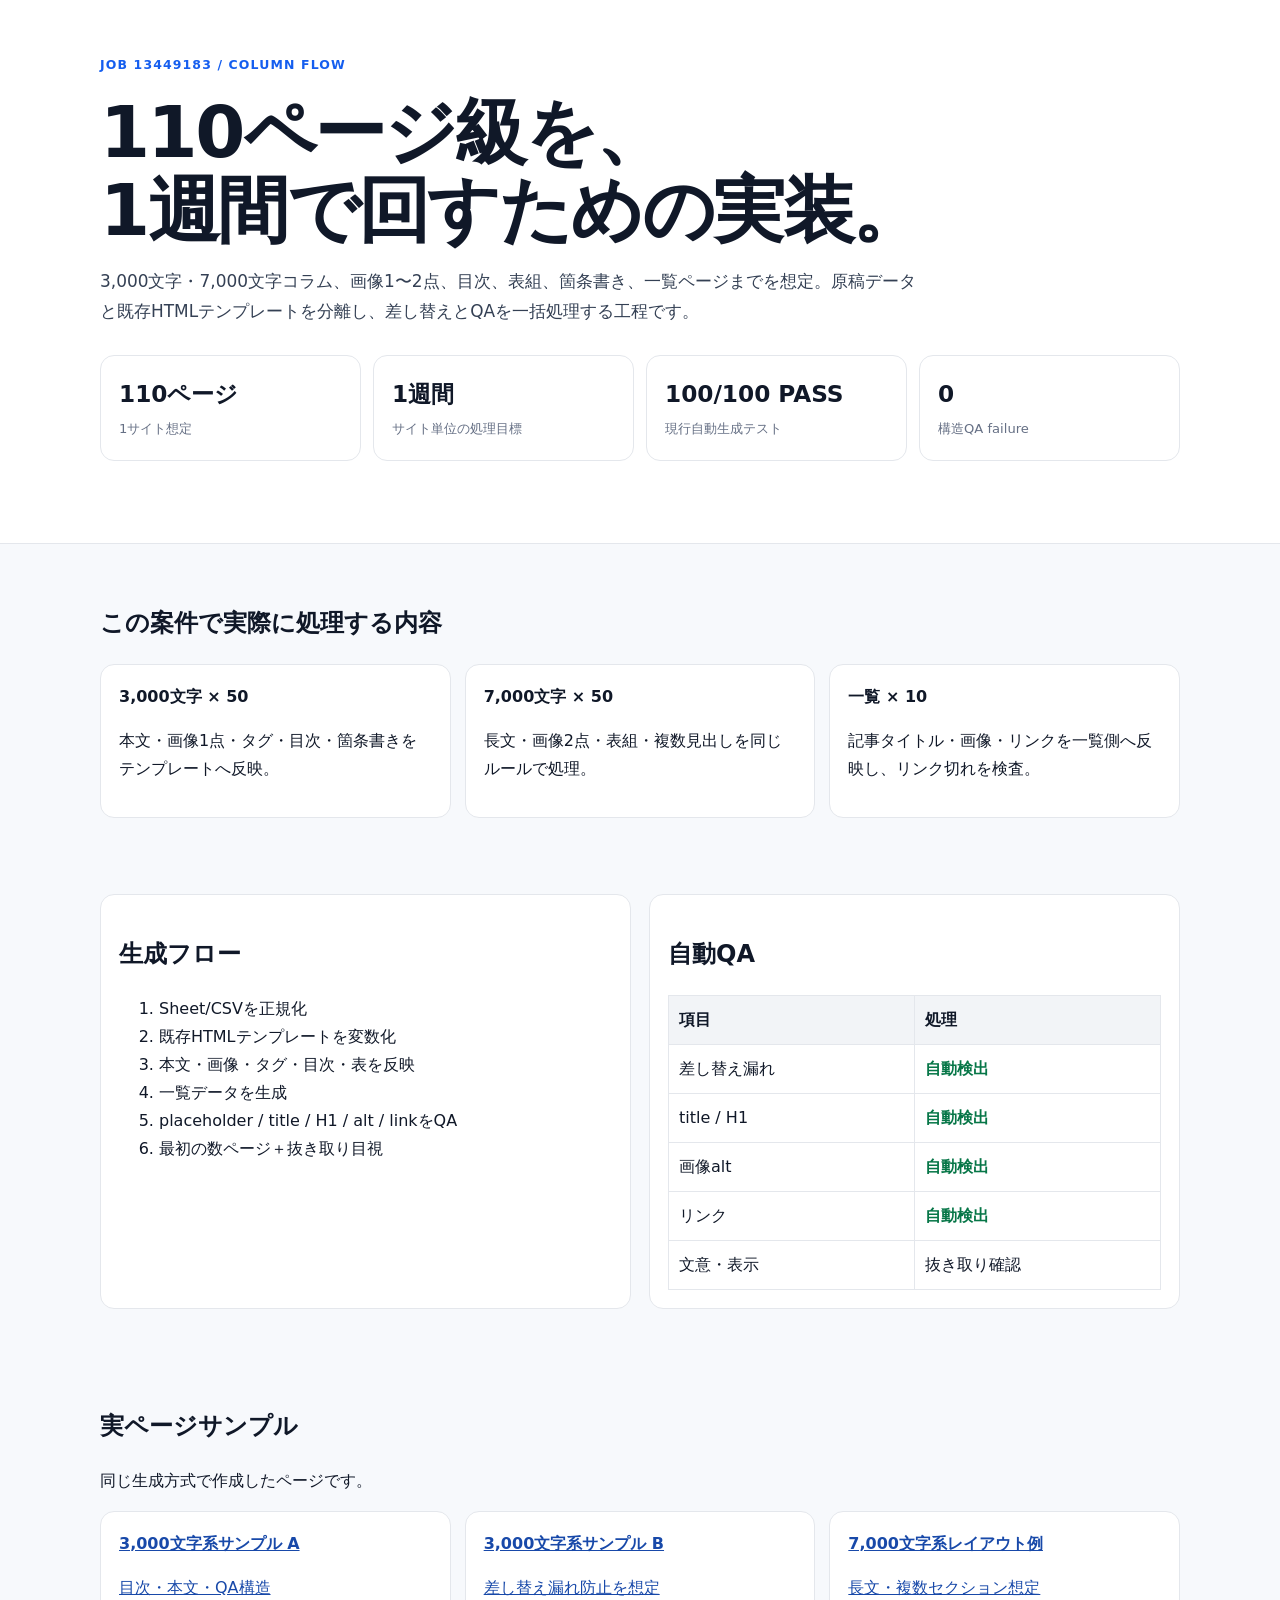
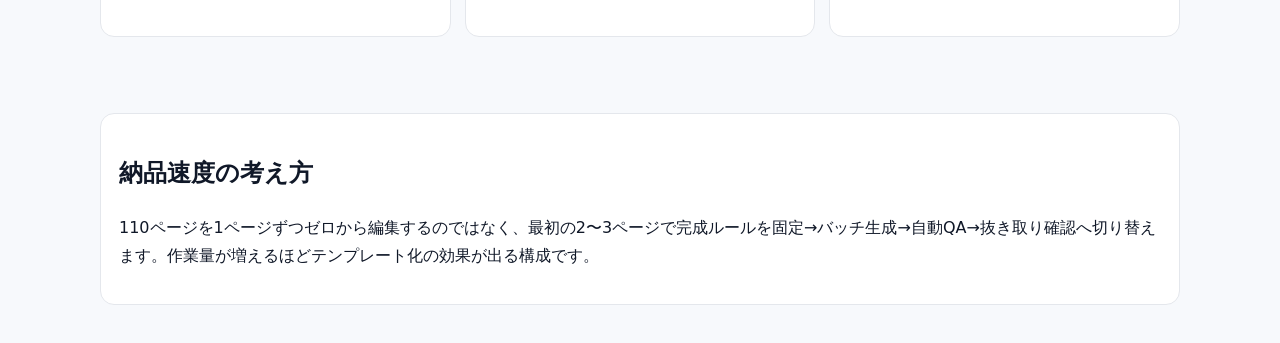
<file: job-13449183/index.html>
<!doctype html><html lang="ja"><head><meta charset="utf-8"><meta name="viewport" content="width=device-width,initial-scale=1">
<meta name="description" content="110ページ級のコラム流し込みを1週間単位で処理するためのHTML生成・画像配置・目次・表・QA実装デモ。">
<title>110ページ/週 流し込みコーディング実装デモ</title><style>
:root{--ink:#101828;--muted:#667085;--line:#e4e7ec;--bg:#f7f9fc;--accent:#155eef;--ok:#067647;--warn:#b54708}
*{box-sizing:border-box}body{margin:0;font-family:system-ui,-apple-system,"Segoe UI",sans-serif;color:var(--ink);background:var(--bg);line-height:1.75}
a{color:#1849a9}.wrap{width:min(1080px,calc(100% - 32px));margin:auto}header{padding:54px 0;background:#fff;border-bottom:1px solid var(--line)}
.kicker{color:var(--accent);font-weight:800;font-size:.78rem;letter-spacing:.09em}h1{font-size:clamp(2.2rem,6vw,4.5rem);line-height:1.08;letter-spacing:-.035em;margin:.25em 0}
.lead{font-size:1.06rem;color:#344054;max-width:820px}.metrics{display:grid;grid-template-columns:repeat(4,1fr);gap:12px;margin:28px 0}.metric,.card{background:#fff;border:1px solid var(--line);border-radius:14px;padding:18px}.metric b{display:block;font-size:1.45rem}.metric span{font-size:.82rem;color:var(--muted)}
section{padding:38px 0}.grid2{display:grid;grid-template-columns:1fr 1fr;gap:18px}.grid3{display:grid;grid-template-columns:repeat(3,1fr);gap:14px}
.chip{display:inline-block;padding:3px 9px;border-radius:999px;background:#eff4ff;color:#1849a9;font-size:.78rem;font-weight:700;margin:2px}.ok{color:var(--ok);font-weight:800}
table{width:100%;border-collapse:collapse;background:#fff}th,td{border:1px solid var(--line);padding:10px;text-align:left}th{background:#f2f4f7}
button{border:0;border-radius:9px;background:var(--ink);color:#fff;padding:10px 14px;font-weight:800;cursor:pointer}
pre{background:#101828;color:#e4e7ec;border-radius:12px;padding:15px;overflow:auto;white-space:pre-wrap}
@media(max-width:760px){.metrics,.grid2,.grid3{grid-template-columns:1fr}}
</style></head><body>
<header><div class="wrap"><div class="kicker">JOB 13449183 / COLUMN FLOW</div><h1>110ページ級を、<br>1週間で回すための実装。</h1>
<p class="lead">3,000文字・7,000文字コラム、画像1〜2点、目次、表組、箇条書き、一覧ページまでを想定。原稿データと既存HTMLテンプレートを分離し、差し替えとQAを一括処理する工程です。</p>
<div class="metrics"><div class="metric"><b>110ページ</b><span>1サイト想定</span></div><div class="metric"><b>1週間</b><span>サイト単位の処理目標</span></div><div class="metric"><b>100/100 PASS</b><span>現行自動生成テスト</span></div><div class="metric"><b>0</b><span>構造QA failure</span></div></div></div></header>
<main class="wrap">
<section><h2>この案件で実際に処理する内容</h2><div class="grid3">
<div class="card"><b>3,000文字 × 50</b><p>本文・画像1点・タグ・目次・箇条書きをテンプレートへ反映。</p></div>
<div class="card"><b>7,000文字 × 50</b><p>長文・画像2点・表組・複数見出しを同じルールで処理。</p></div>
<div class="card"><b>一覧 × 10</b><p>記事タイトル・画像・リンクを一覧側へ反映し、リンク切れを検査。</p></div></div></section>
<section><div class="grid2"><div class="card"><h2>生成フロー</h2><ol><li>Sheet/CSVを正規化</li><li>既存HTMLテンプレートを変数化</li><li>本文・画像・タグ・目次・表を反映</li><li>一覧データを生成</li><li>placeholder / title / H1 / alt / linkをQA</li><li>最初の数ページ＋抜き取り目視</li></ol></div>
<div class="card"><h2>自動QA</h2><table><tr><th>項目</th><th>処理</th></tr><tr><td>差し替え漏れ</td><td class="ok">自動検出</td></tr><tr><td>title / H1</td><td class="ok">自動検出</td></tr><tr><td>画像alt</td><td class="ok">自動検出</td></tr><tr><td>リンク</td><td class="ok">自動検出</td></tr><tr><td>文意・表示</td><td>抜き取り確認</td></tr></table></div></div></section>
<section><h2>実ページサンプル</h2><p>同じ生成方式で作成したページです。</p><div class="grid3">
<a class="card" href="../pf01/samples/page-001.html"><b>3,000文字系サンプル A</b><p>目次・本文・QA構造</p></a>
<a class="card" href="../pf01/samples/page-003.html"><b>3,000文字系サンプル B</b><p>差し替え漏れ防止を想定</p></a>
<a class="card" href="../pf01/samples/page-004.html"><b>7,000文字系レイアウト例</b><p>長文・複数セクション想定</p></a></div></section>
<section><div class="card"><h2>納品速度の考え方</h2><p>110ページを1ページずつゼロから編集するのではなく、最初の2〜3ページで完成ルールを固定→バッチ生成→自動QA→抜き取り確認へ切り替えます。作業量が増えるほどテンプレート化の効果が出る構成です。</p></div></section>
</main></body></html>
</file>
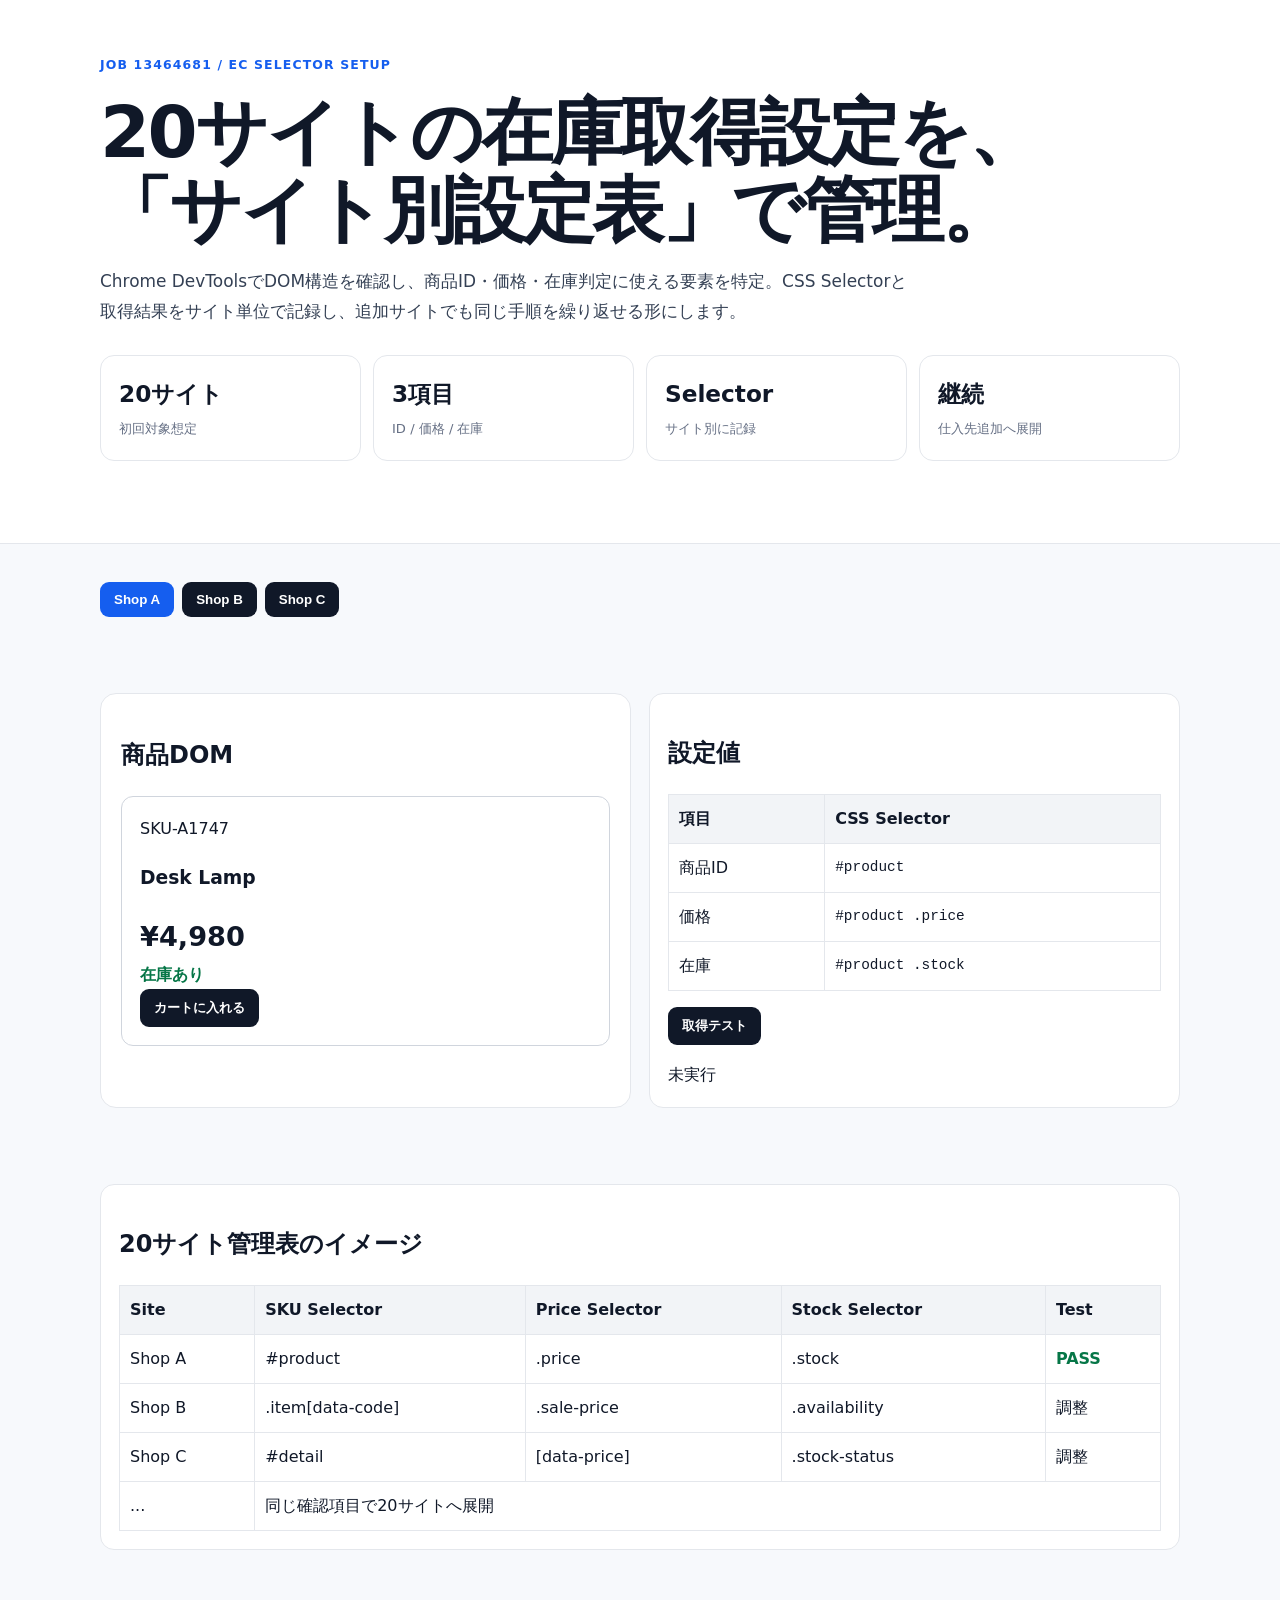
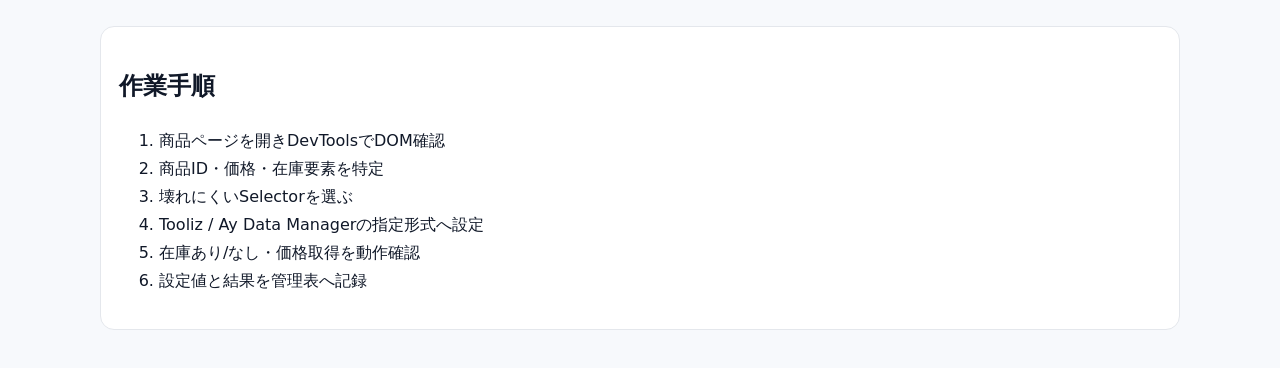
<file: job-13464681/index.html>
<!doctype html><html lang="ja"><head><meta charset="utf-8"><meta name="viewport" content="width=device-width,initial-scale=1">
<meta name="description" content="ECサイトの商品DOMから価格・在庫要素をCSS Selectorで特定し、20サイト分の設定表へ整理する案件向け実装デモ。">
<title>EC在庫取得設定 20サイト対応デモ</title><style>
:root{--ink:#101828;--muted:#667085;--line:#e4e7ec;--bg:#f7f9fc;--accent:#155eef;--ok:#067647;--warn:#b54708}
*{box-sizing:border-box}body{margin:0;font-family:system-ui,-apple-system,"Segoe UI",sans-serif;color:var(--ink);background:var(--bg);line-height:1.75}
a{color:#1849a9}.wrap{width:min(1080px,calc(100% - 32px));margin:auto}header{padding:54px 0;background:#fff;border-bottom:1px solid var(--line)}
.kicker{color:var(--accent);font-weight:800;font-size:.78rem;letter-spacing:.09em}h1{font-size:clamp(2.2rem,6vw,4.5rem);line-height:1.08;letter-spacing:-.035em;margin:.25em 0}
.lead{font-size:1.06rem;color:#344054;max-width:820px}.metrics{display:grid;grid-template-columns:repeat(4,1fr);gap:12px;margin:28px 0}.metric,.card{background:#fff;border:1px solid var(--line);border-radius:14px;padding:18px}.metric b{display:block;font-size:1.45rem}.metric span{font-size:.82rem;color:var(--muted)}
section{padding:38px 0}.grid2{display:grid;grid-template-columns:1fr 1fr;gap:18px}.grid3{display:grid;grid-template-columns:repeat(3,1fr);gap:14px}
.chip{display:inline-block;padding:3px 9px;border-radius:999px;background:#eff4ff;color:#1849a9;font-size:.78rem;font-weight:700;margin:2px}.ok{color:var(--ok);font-weight:800}
table{width:100%;border-collapse:collapse;background:#fff}th,td{border:1px solid var(--line);padding:10px;text-align:left}th{background:#f2f4f7}
button{border:0;border-radius:9px;background:var(--ink);color:#fff;padding:10px 14px;font-weight:800;cursor:pointer}
pre{background:#101828;color:#e4e7ec;border-radius:12px;padding:15px;overflow:auto;white-space:pre-wrap}
@media(max-width:760px){.metrics,.grid2,.grid3{grid-template-columns:1fr}}
</style>
<style>.shop-tabs{display:flex;gap:8px;flex-wrap:wrap}.shop-tabs button.active{background:#155eef}.ec{background:#fff;border:1px solid #e4e7ec;border-radius:16px;padding:20px}.product{border:1px solid #d0d5dd;border-radius:12px;padding:18px}.price{font-size:1.7rem;font-weight:900}.stock{font-weight:800;color:#067647}.result{padding:14px;background:#ecfdf3;border-radius:10px;margin-top:14px}.mono{font-family:ui-monospace,SFMono-Regular,monospace;font-size:.9rem}</style></head><body>
<header><div class="wrap"><div class="kicker">JOB 13464681 / EC SELECTOR SETUP</div><h1>20サイトの在庫取得設定を、<br>「サイト別設定表」で管理。</h1><p class="lead">Chrome DevToolsでDOM構造を確認し、商品ID・価格・在庫判定に使える要素を特定。CSS Selectorと取得結果をサイト単位で記録し、追加サイトでも同じ手順を繰り返せる形にします。</p>
<div class="metrics"><div class="metric"><b>20サイト</b><span>初回対象想定</span></div><div class="metric"><b>3項目</b><span>ID / 価格 / 在庫</span></div><div class="metric"><b>Selector</b><span>サイト別に記録</span></div><div class="metric"><b>継続</b><span>仕入先追加へ展開</span></div></div></div></header>
<main class="wrap">
<section><div class="shop-tabs"><button class="active" data-shop="0">Shop A</button><button data-shop="1">Shop B</button><button data-shop="2">Shop C</button></div></section>
<section class="grid2"><div class="ec"><h2>商品DOM</h2><div class="product" id="product" data-sku="SKU-A1747"><span class="sku">SKU-A1747</span><h3 class="name">Desk Lamp</h3><div class="price" data-price="4980">¥4,980</div><div class="stock" data-stock="1">在庫あり</div><button>カートに入れる</button></div></div>
<div class="card"><h2>設定値</h2><table><tr><th>項目</th><th>CSS Selector</th></tr><tr><td>商品ID</td><td class="mono" id="selSku">#product</td></tr><tr><td>価格</td><td class="mono" id="selPrice">#product .price</td></tr><tr><td>在庫</td><td class="mono" id="selStock">#product .stock</td></tr></table><p><button id="run">取得テスト</button></p><div id="result">未実行</div></div></section>
<section><div class="card"><h2>20サイト管理表のイメージ</h2><table><tr><th>Site</th><th>SKU Selector</th><th>Price Selector</th><th>Stock Selector</th><th>Test</th></tr><tr><td>Shop A</td><td>#product</td><td>.price</td><td>.stock</td><td class="ok">PASS</td></tr><tr><td>Shop B</td><td>.item[data-code]</td><td>.sale-price</td><td>.availability</td><td>調整</td></tr><tr><td>Shop C</td><td>#detail</td><td>[data-price]</td><td>.stock-status</td><td>調整</td></tr><tr><td>...</td><td colspan="4">同じ確認項目で20サイトへ展開</td></tr></table></div></section>
<section><div class="card"><h2>作業手順</h2><ol><li>商品ページを開きDevToolsでDOM確認</li><li>商品ID・価格・在庫要素を特定</li><li>壊れにくいSelectorを選ぶ</li><li>Tooliz / Ay Data Managerの指定形式へ設定</li><li>在庫あり/なし・価格取得を動作確認</li><li>設定値と結果を管理表へ記録</li></ol></div></section>
</main>
<script>
const shops=[
{sku:'SKU-A1747',name:'Desk Lamp',price:'4980',stock:'1',text:'在庫あり',sels:['#product','#product .price','#product .stock']},
{sku:'B-9921',name:'Office Chair',price:'12800',stock:'0',text:'在庫なし',sels:['.item[data-code]','.sale-price','.availability']},
{sku:'C-5503',name:'USB Hub',price:'3280',stock:'1',text:'残りわずか',sels:['#detail','[data-price]','.stock-status']}
];
let current=0;
function render(){const s=shops[current],p=document.querySelector('#product');p.dataset.sku=s.sku;p.querySelector('.sku').textContent=s.sku;p.querySelector('.name').textContent=s.name;p.querySelector('.price').dataset.price=s.price;p.querySelector('.price').textContent='¥'+Number(s.price).toLocaleString();p.querySelector('.stock').dataset.stock=s.stock;p.querySelector('.stock').textContent=s.text;document.querySelector('#selSku').textContent=s.sels[0];document.querySelector('#selPrice').textContent=s.sels[1];document.querySelector('#selStock').textContent=s.sels[2];document.querySelector('#result').textContent='未実行';}
document.querySelectorAll('[data-shop]').forEach(b=>b.addEventListener('click',()=>{current=+b.dataset.shop;document.querySelectorAll('[data-shop]').forEach(x=>x.classList.remove('active'));b.classList.add('active');render()}));
document.querySelector('#run').addEventListener('click',()=>{const p=document.querySelector('#product'),s=shops[current];document.querySelector('#result').innerHTML='<div class="result"><b>取得成功</b><br>商品ID: '+p.dataset.sku+'<br>価格: ¥'+Number(p.querySelector('.price').dataset.price).toLocaleString()+'<br>在庫: '+(p.querySelector('.stock').dataset.stock==='1'?'在庫あり':'在庫なし')+'</div>';});
</script></body></html>
</file>
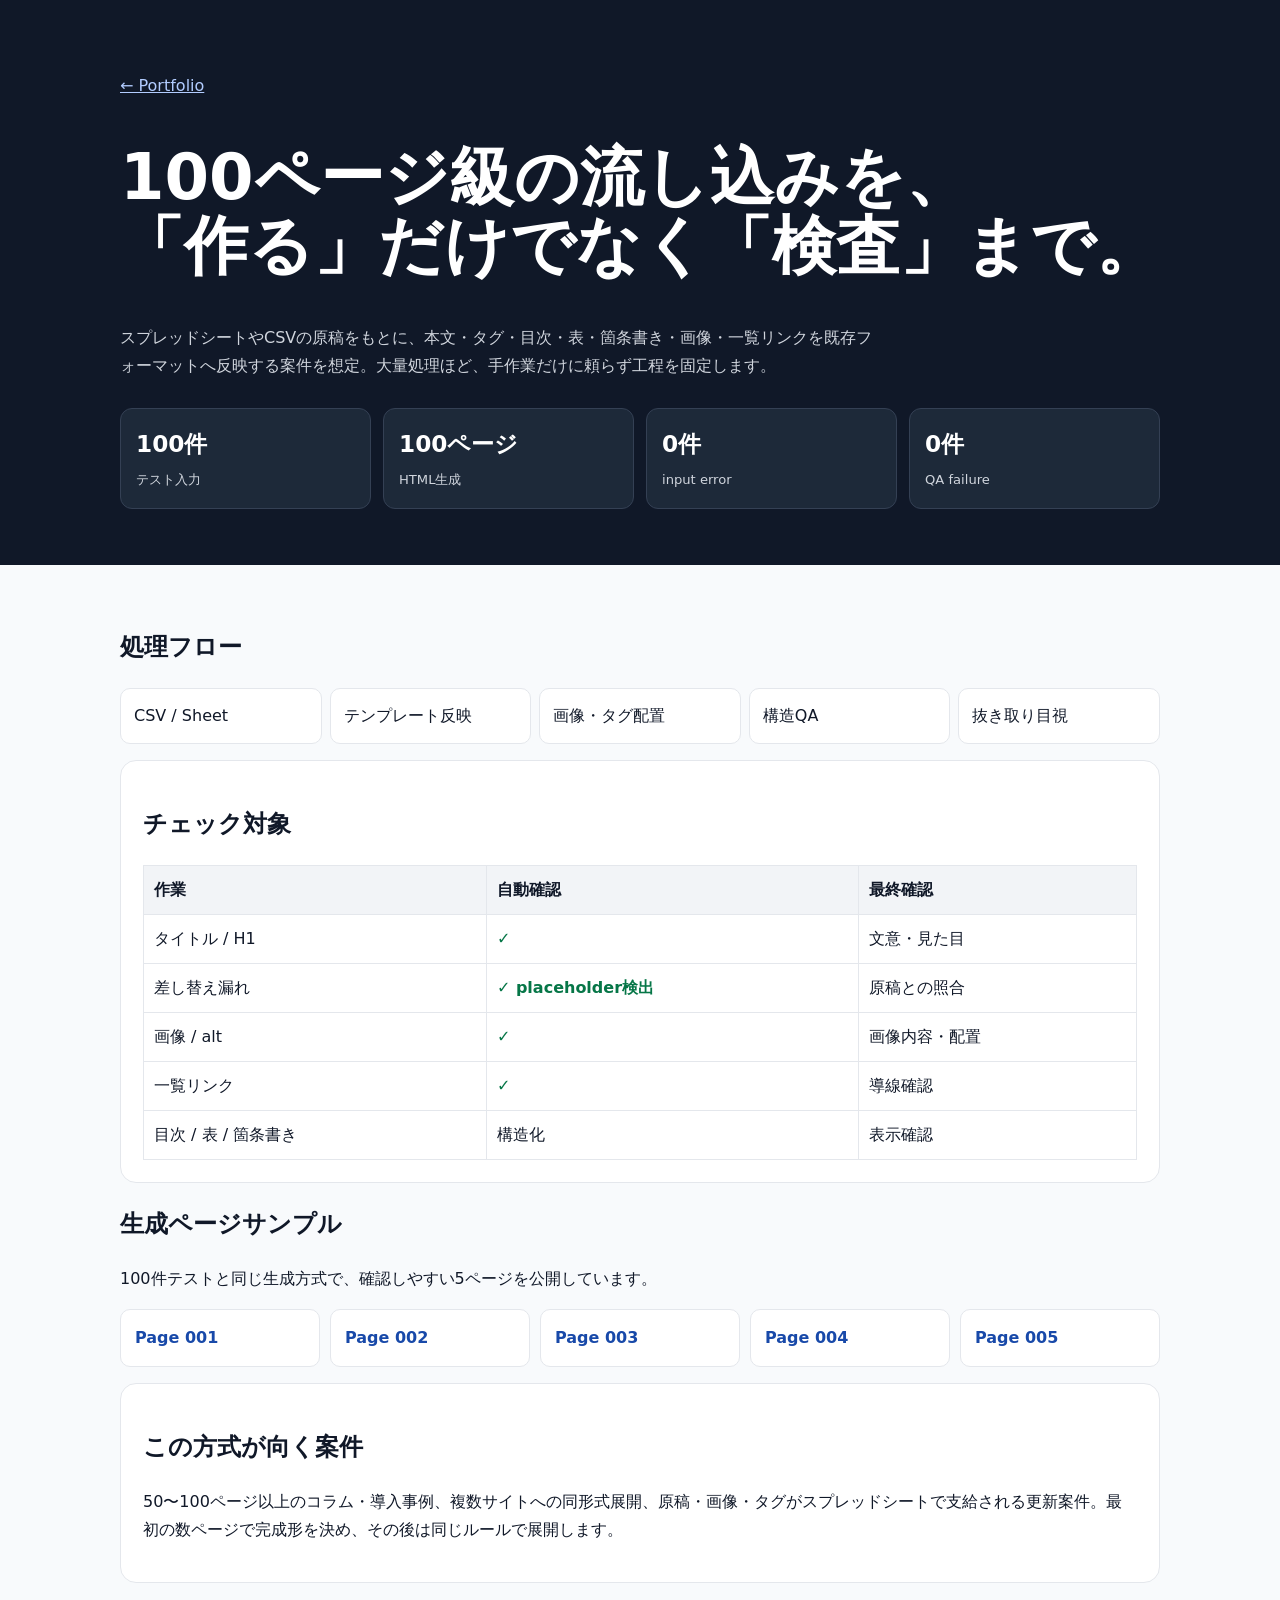
<file: pf01/index.html>
<!doctype html>
<html lang="ja">
<head><meta charset="utf-8"><meta name="viewport" content="width=device-width,initial-scale=1">
<meta name="description" content="100ページ級のHTML流し込み、画像配置、目次・表組、一覧リンク、自動QAを想定した実装デモ。">
<title>100ページ級 流し込み・QA実装デモ | kou_1747</title>
<style>
:root{--ink:#101828;--muted:#667085;--line:#e4e7ec;--bg:#f8fafc;--accent:#155eef;--ok:#067647}
*{box-sizing:border-box}body{margin:0;font-family:system-ui,-apple-system,"Segoe UI",sans-serif;background:var(--bg);color:var(--ink);line-height:1.75}a{color:#1849a9}
.wrap{width:min(1040px,calc(100% - 32px));margin:auto}.hero{background:#101828;color:#fff;padding:56px 0}.hero p{color:#d0d5dd;max-width:760px}.hero h1{font-size:clamp(2.1rem,6vw,4rem);line-height:1.08}
.metrics{display:grid;grid-template-columns:repeat(4,1fr);gap:12px;margin-top:28px}.m{background:#1d2939;border:1px solid #344054;border-radius:12px;padding:15px}.m b{display:block;font-size:1.45rem}.m span{color:#d0d5dd;font-size:.82rem}
section{padding:42px 0}.card{background:#fff;border:1px solid var(--line);border-radius:16px;padding:22px;margin:16px 0}.pipeline{display:grid;grid-template-columns:repeat(5,1fr);gap:8px}.p{background:#fff;border:1px solid var(--line);padding:13px;border-radius:10px}.samples{display:grid;grid-template-columns:repeat(5,1fr);gap:10px}.samples a{background:#fff;border:1px solid var(--line);border-radius:10px;padding:14px;text-decoration:none;font-weight:700}.pass{color:var(--ok);font-weight:900}
table{width:100%;border-collapse:collapse;background:#fff}th,td{border:1px solid var(--line);padding:10px;text-align:left}th{background:#f2f4f7}
@media(max-width:760px){.metrics{grid-template-columns:1fr 1fr}.pipeline,.samples{grid-template-columns:1fr}}
</style></head>
<body>
<header class="hero"><div class="wrap"><p><a href="../" style="color:#b2ccff">← Portfolio</a></p>
<h1>100ページ級の流し込みを、<br>「作る」だけでなく「検査」まで。</h1>
<p>スプレッドシートやCSVの原稿をもとに、本文・タグ・目次・表・箇条書き・画像・一覧リンクを既存フォーマットへ反映する案件を想定。大量処理ほど、手作業だけに頼らず工程を固定します。</p>
<div class="metrics">
<div class="m"><b>100件</b><span>テスト入力</span></div><div class="m"><b>100ページ</b><span>HTML生成</span></div><div class="m"><b>0件</b><span>input error</span></div><div class="m"><b>0件</b><span>QA failure</span></div>
</div></div></header>
<main>
<section><div class="wrap">
<h2>処理フロー</h2>
<div class="pipeline"><div class="p">CSV / Sheet</div><div class="p">テンプレート反映</div><div class="p">画像・タグ配置</div><div class="p">構造QA</div><div class="p">抜き取り目視</div></div>
<div class="card"><h2>チェック対象</h2><table><tr><th>作業</th><th>自動確認</th><th>最終確認</th></tr><tr><td>タイトル / H1</td><td class="pass">✓</td><td>文意・見た目</td></tr><tr><td>差し替え漏れ</td><td class="pass">✓ placeholder検出</td><td>原稿との照合</td></tr><tr><td>画像 / alt</td><td class="pass">✓</td><td>画像内容・配置</td></tr><tr><td>一覧リンク</td><td class="pass">✓</td><td>導線確認</td></tr><tr><td>目次 / 表 / 箇条書き</td><td>構造化</td><td>表示確認</td></tr></table></div>
<h2>生成ページサンプル</h2>
<p>100件テストと同じ生成方式で、確認しやすい5ページを公開しています。</p>
<div class="samples"><a href="samples/page-001.html">Page 001</a><a href="samples/page-002.html">Page 002</a><a href="samples/page-003.html">Page 003</a><a href="samples/page-004.html">Page 004</a><a href="samples/page-005.html">Page 005</a></div>
<div class="card"><h2>この方式が向く案件</h2><p>50〜100ページ以上のコラム・導入事例、複数サイトへの同形式展開、原稿・画像・タグがスプレッドシートで支給される更新案件。最初の数ページで完成形を決め、その後は同じルールで展開します。</p></div>
</div></section></main>
</body></html>
</file>
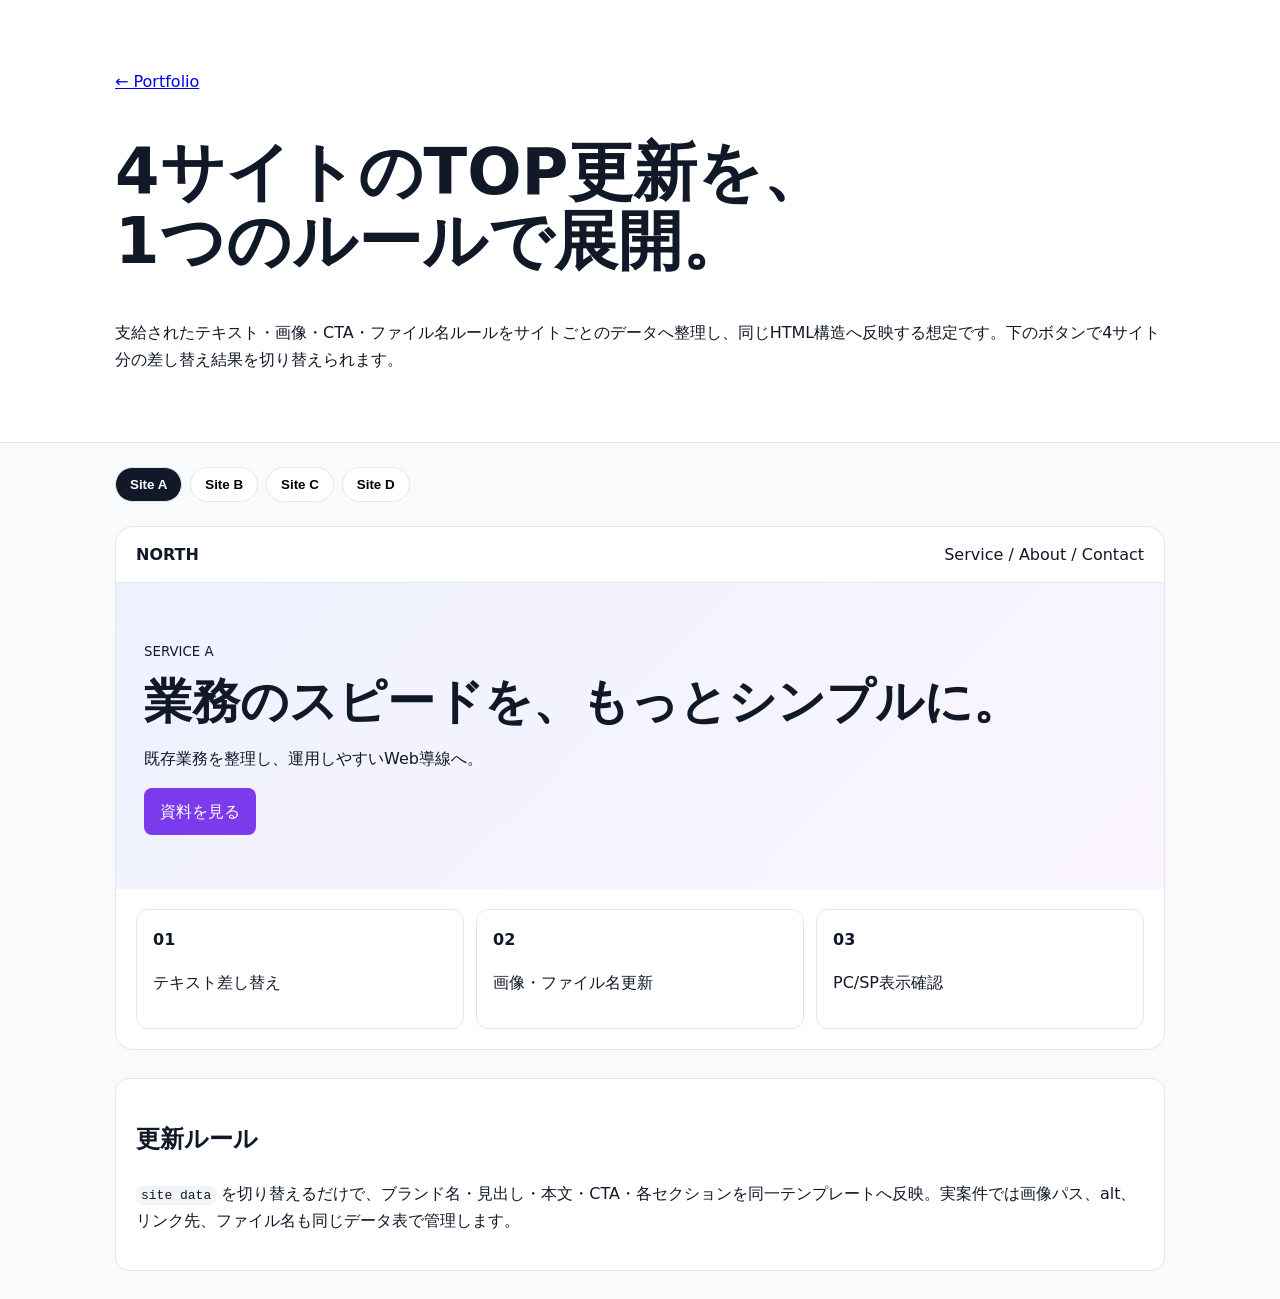
<file: pf02/index.html>
<!doctype html>
<html lang="ja"><head><meta charset="utf-8"><meta name="viewport" content="width=device-width,initial-scale=1">
<meta name="description" content="4サイトのTOPページへテキスト・画像・CTAを同一ルールで反映するHTML/CSS更新デモ。">
<title>4サイトTOP 一括差し替えデモ | kou_1747</title>
<style>
:root{--ink:#111827;--muted:#6b7280;--line:#e5e7eb;--accent:#7c3aed}
*{box-sizing:border-box}body{margin:0;font-family:system-ui,-apple-system,"Segoe UI",sans-serif;color:var(--ink);background:#f8fafc;line-height:1.7}.wrap{width:min(1050px,calc(100% - 32px));margin:auto}
header{padding:52px 0;background:#fff;border-bottom:1px solid var(--line)}h1{font-size:clamp(2rem,6vw,4rem);line-height:1.08}.tabs{display:flex;gap:8px;flex-wrap:wrap;margin:24px 0}.tabs button{border:1px solid var(--line);background:#fff;padding:9px 14px;border-radius:999px;cursor:pointer;font-weight:700}.tabs button.active{background:var(--ink);color:#fff}
.preview{background:#fff;border:1px solid var(--line);border-radius:18px;overflow:hidden}.mock-nav{padding:14px 20px;border-bottom:1px solid var(--line);display:flex;justify-content:space-between}.mock-hero{padding:54px 28px;background:linear-gradient(135deg,#eef2ff,#faf5ff)}.mock-hero h2{font-size:clamp(1.8rem,5vw,3rem);line-height:1.15;margin:.2em 0}.cta{display:inline-block;background:var(--accent);color:#fff;padding:10px 16px;border-radius:8px}.cols{display:grid;grid-template-columns:repeat(3,1fr);gap:12px;padding:20px}.col{border:1px solid var(--line);padding:16px;border-radius:12px}.data{margin:28px 0;background:#fff;border:1px solid var(--line);border-radius:14px;padding:20px}code{background:#f3f4f6;padding:2px 5px;border-radius:5px}
@media(max-width:700px){.cols{grid-template-columns:1fr}.mock-hero{padding:36px 20px}}
</style></head>
<body><header><div class="wrap"><p><a href="../">← Portfolio</a></p><h1>4サイトのTOP更新を、<br>1つのルールで展開。</h1><p>支給されたテキスト・画像・CTA・ファイル名ルールをサイトごとのデータへ整理し、同じHTML構造へ反映する想定です。下のボタンで4サイト分の差し替え結果を切り替えられます。</p></div></header>
<main class="wrap">
<div class="tabs"><button data-site="0" class="active">Site A</button><button data-site="1">Site B</button><button data-site="2">Site C</button><button data-site="3">Site D</button></div>
<section class="preview"><div class="mock-nav"><strong id="brand">NORTH</strong><span>Service / About / Contact</span></div><div class="mock-hero"><small id="eyebrow">SERVICE A</small><h2 id="title">業務のスピードを、もっとシンプルに。</h2><p id="copy">既存業務を整理し、運用しやすいWeb導線へ。</p><span class="cta" id="cta">資料を見る</span></div><div class="cols"><div class="col"><b>01</b><p id="c1">テキスト差し替え</p></div><div class="col"><b>02</b><p id="c2">画像・ファイル名更新</p></div><div class="col"><b>03</b><p id="c3">PC/SP表示確認</p></div></div></section>
<div class="data"><h2>更新ルール</h2><p><code>site data</code> を切り替えるだけで、ブランド名・見出し・本文・CTA・各セクションを同一テンプレートへ反映。実案件では画像パス、alt、リンク先、ファイル名も同じデータ表で管理します。</p></div>
</main>
<script>
const sites=[
{brand:'NORTH',e:'SERVICE A',t:'業務のスピードを、もっとシンプルに。',copy:'既存業務を整理し、運用しやすいWeb導線へ。',cta:'資料を見る',c:['テキスト差し替え','画像・ファイル名更新','PC/SP表示確認']},
{brand:'LUMINA',e:'SERVICE B',t:'伝わる情報を、必要な場所へ。',copy:'既存デザインを崩さず、コンテンツを正確に更新。',cta:'サービスを見る',c:['長文TOP更新','画像配置','リンク検査']},
{brand:'ARC',e:'SERVICE C',t:'更新が続くサイトほど、仕組みで速く。',copy:'繰り返し作業をルール化して、複数ページへ展開。',cta:'詳しく見る',c:['共通テンプレート','差分データ管理','抜き取りQA']},
{brand:'FIELD',e:'SERVICE D',t:'4サイトでも、品質を揃えて更新。',copy:'サイト差分を管理しながら、同一工程で納品。',cta:'お問い合わせ',c:['差分整理','レスポンシブ','最終確認']}
];
const $all=s=>document.querySelectorAll(s);const set=(id,v)=>document.querySelector(id).textContent=v;
$all('button[data-site]').forEach((b)=>b.addEventListener('click',()=>{const i=+b.dataset.site,s=sites[i];$all('button').forEach(x=>x.classList.remove('active'));b.classList.add('active');set('#brand',s.brand);set('#eyebrow',s.e);set('#title',s.t);set('#copy',s.copy);set('#cta',s.cta);set('#c1',s.c[0]);set('#c2',s.c[1]);set('#c3',s.c[2]);}));
</script></body></html>
</file>
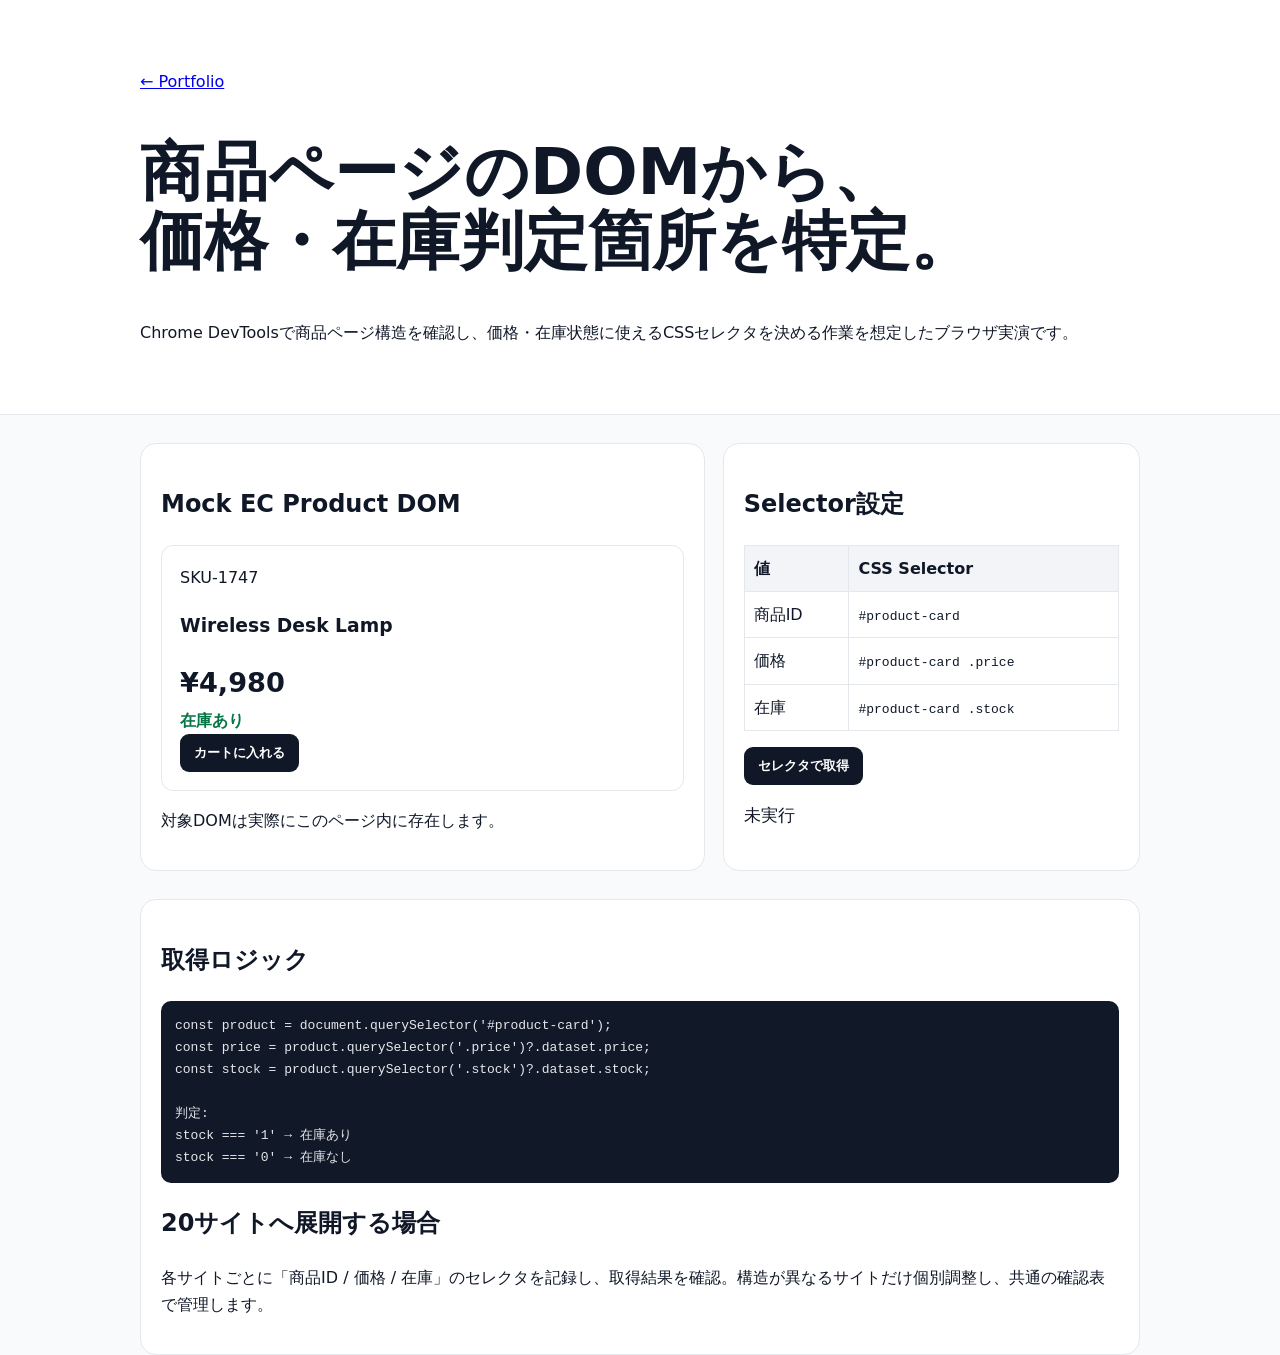
<file: pf03/index.html>
<!doctype html>
<html lang="ja"><head><meta charset="utf-8"><meta name="viewport" content="width=device-width,initial-scale=1">
<meta name="description" content="EC商品ページのDOMから価格・在庫要素をCSSセレクタで特定し取得する実装デモ。">
<title>EC在庫判定 CSS Selectorデモ | kou_1747</title>
<style>
:root{--ink:#101828;--muted:#667085;--line:#e4e7ec;--ok:#067647;--accent:#0e7090}
*{box-sizing:border-box}body{margin:0;font-family:system-ui,-apple-system,"Segoe UI",sans-serif;color:var(--ink);background:#f8fafc;line-height:1.7}.wrap{width:min(1000px,calc(100% - 32px));margin:auto}
header{background:#fff;padding:52px 0;border-bottom:1px solid var(--line)}h1{font-size:clamp(2rem,6vw,4rem);line-height:1.08}
.grid{display:grid;grid-template-columns:1.15fr .85fr;gap:18px;margin:28px 0}.panel{background:#fff;border:1px solid var(--line);border-radius:16px;padding:20px}.product{border:1px solid var(--line);border-radius:12px;padding:18px}.price{font-size:1.7rem;font-weight:900}.stock.in-stock{color:var(--ok);font-weight:800}
button{background:var(--ink);color:#fff;border:0;border-radius:9px;padding:10px 14px;font-weight:800;cursor:pointer}pre{background:#111827;color:#e5e7eb;padding:14px;border-radius:10px;white-space:pre-wrap;overflow:auto}table{width:100%;border-collapse:collapse}th,td{border:1px solid var(--line);padding:9px;text-align:left}th{background:#f2f4f7}.result{font-size:1.05rem}
@media(max-width:760px){.grid{grid-template-columns:1fr}}
</style></head>
<body><header><div class="wrap"><p><a href="../">← Portfolio</a></p><h1>商品ページのDOMから、<br>価格・在庫判定箇所を特定。</h1><p>Chrome DevToolsで商品ページ構造を確認し、価格・在庫状態に使えるCSSセレクタを決める作業を想定したブラウザ実演です。</p></div></header>
<main class="wrap">
<div class="grid">
<section class="panel"><h2>Mock EC Product DOM</h2><div class="product" id="product-card" data-product-id="SKU-1747"><span class="sku">SKU-1747</span><h3 class="product-title">Wireless Desk Lamp</h3><div class="price" data-price="4980">¥4,980</div><div class="stock in-stock" data-stock="1">在庫あり</div><button class="cart-button">カートに入れる</button></div><p>対象DOMは実際にこのページ内に存在します。</p></section>
<section class="panel"><h2>Selector設定</h2><table><tr><th>値</th><th>CSS Selector</th></tr><tr><td>商品ID</td><td><code>#product-card</code></td></tr><tr><td>価格</td><td><code>#product-card .price</code></td></tr><tr><td>在庫</td><td><code>#product-card .stock</code></td></tr></table><p><button id="run">セレクタで取得</button></p><div class="result" id="result">未実行</div></section>
</div>
<section class="panel"><h2>取得ロジック</h2><pre>const product = document.querySelector('#product-card');
const price = product.querySelector('.price')?.dataset.price;
const stock = product.querySelector('.stock')?.dataset.stock;

判定:
stock === '1' → 在庫あり
stock === '0' → 在庫なし</pre>
<h2>20サイトへ展開する場合</h2><p>各サイトごとに「商品ID / 価格 / 在庫」のセレクタを記録し、取得結果を確認。構造が異なるサイトだけ個別調整し、共通の確認表で管理します。</p></section>
</main>
<script>
document.querySelector('#run').addEventListener('click',()=>{
 const product=document.querySelector('#product-card');
 const price=product.querySelector('.price')?.dataset.price;
 const stock=product.querySelector('.stock')?.dataset.stock;
 document.querySelector('#result').innerHTML='<b>商品ID:</b> '+product.dataset.productId+'<br><b>価格:</b> ¥'+Number(price).toLocaleString()+'<br><b>在庫判定:</b> '+(stock==='1'?'在庫あり':'在庫なし')+'<br><span style="color:#067647;font-weight:800">取得成功</span>';
});
</script></body></html>
</file>
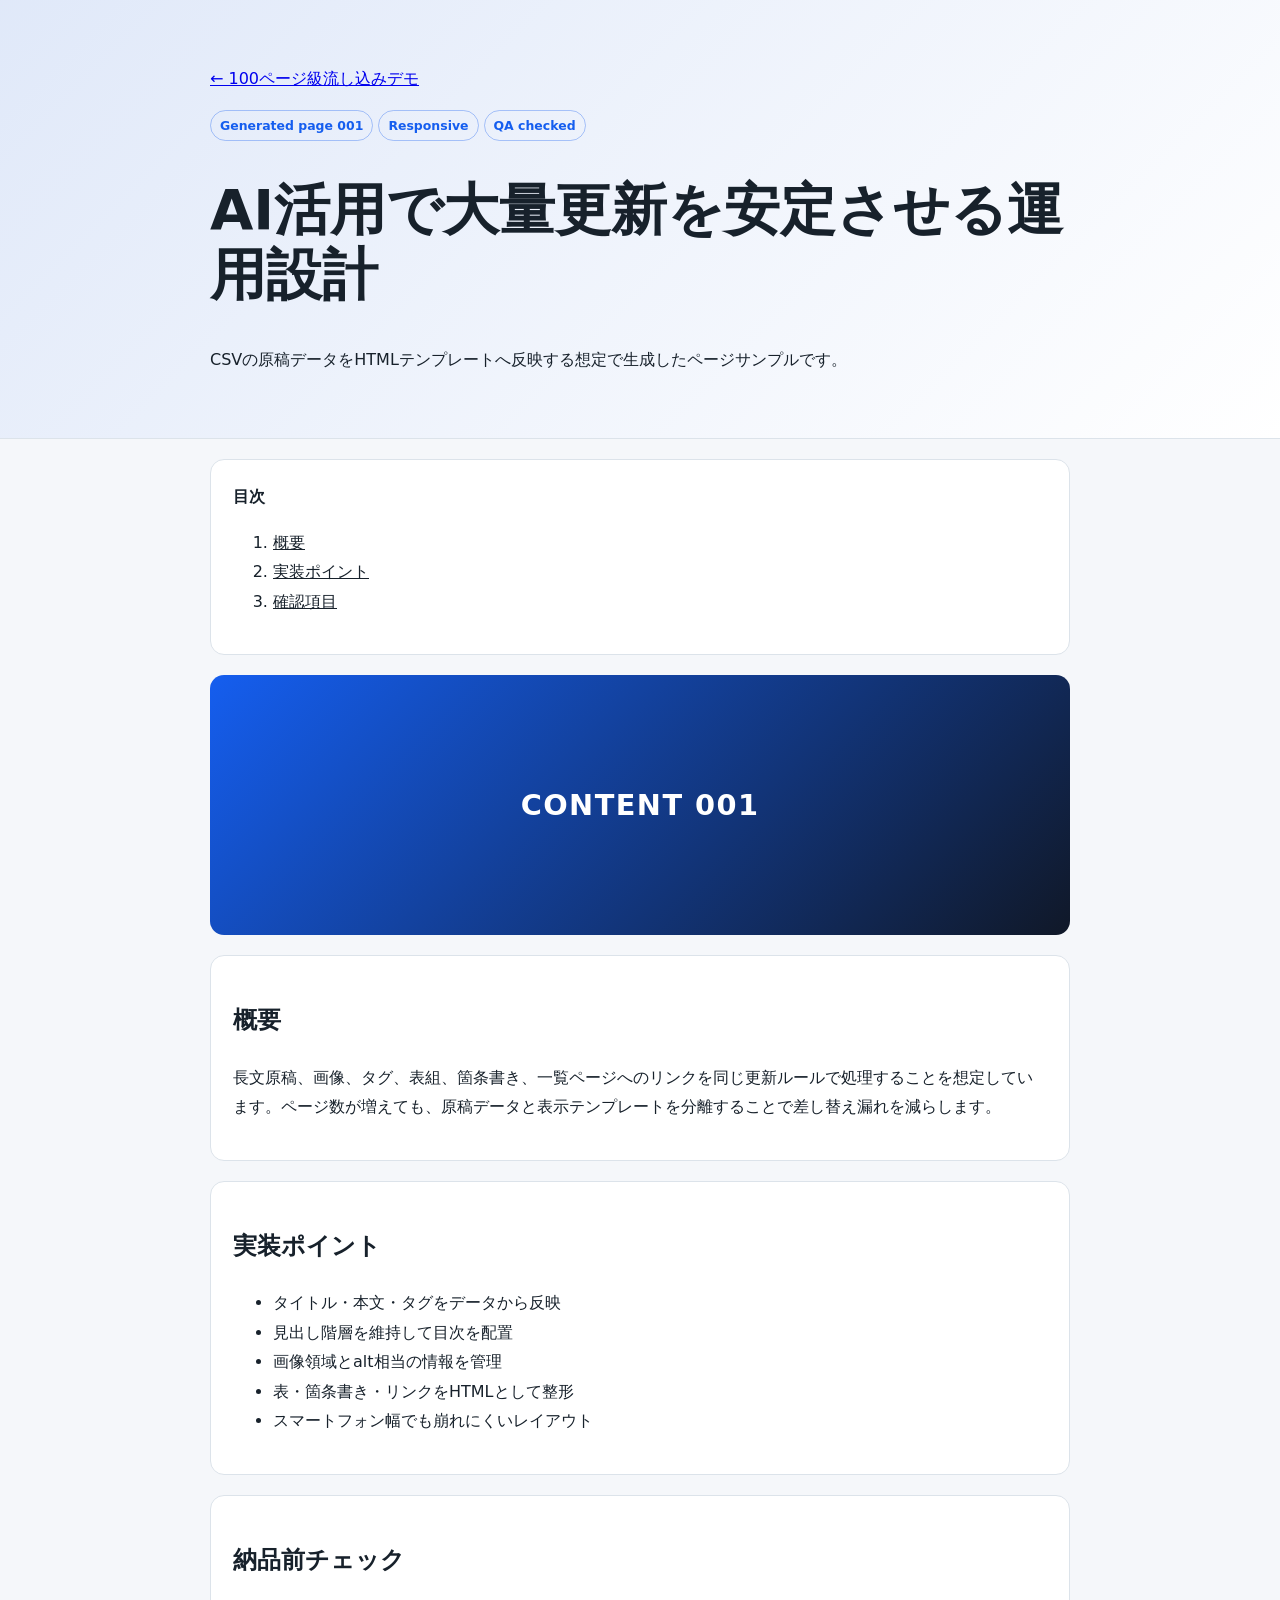
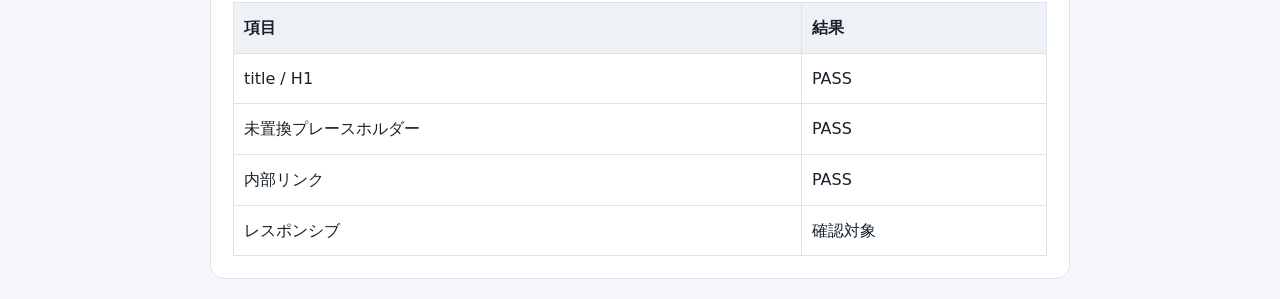
<file: pf01/samples/page-001.html>
<!doctype html><html lang="ja"><head><meta charset="utf-8"><meta name="viewport" content="width=device-width,initial-scale=1">
<meta name="description" content="AI活用で大量更新を安定させる運用設計の流し込み生成サンプル"><title>AI活用で大量更新を安定させる運用設計 | Generated Sample</title>
<style>
:root{--ink:#17212b;--line:#dce3ea;--accent:#155eef}
*{box-sizing:border-box}body{margin:0;font-family:system-ui,-apple-system,"Segoe UI",sans-serif;color:var(--ink);line-height:1.85;background:#f5f7fa}
.wrap{width:min(860px,calc(100% - 32px));margin:auto}.hero{background:linear-gradient(135deg,#155eef18,#fff);padding:48px 0;border-bottom:1px solid var(--line)}
h1{font-size:clamp(2rem,6vw,3.5rem);line-height:1.15}.tag{display:inline-block;border:1px solid #155eef55;color:#155eef;border-radius:999px;padding:3px 9px;margin-right:5px;font-size:.78rem;font-weight:700}
.card{background:#fff;border:1px solid var(--line);border-radius:14px;padding:22px;margin:20px 0}.toc a{color:inherit}.visual{height:260px;border-radius:14px;background:linear-gradient(135deg,#155eef,#101828);display:grid;place-items:center;color:#fff;font-size:1.8rem;font-weight:900;letter-spacing:.05em}
table{width:100%;border-collapse:collapse}th,td{border:1px solid var(--line);padding:10px;text-align:left}th{background:#eef2f6}
</style></head><body>
<header class="hero"><div class="wrap"><p><a href="../">← 100ページ級流し込みデモ</a></p><span class="tag">Generated page 001</span><span class="tag">Responsive</span><span class="tag">QA checked</span><h1>AI活用で大量更新を安定させる運用設計</h1><p>CSVの原稿データをHTMLテンプレートへ反映する想定で生成したページサンプルです。</p></div></header>
<main class="wrap">
<div class="card toc"><strong>目次</strong><ol><li><a href="#overview">概要</a></li><li><a href="#points">実装ポイント</a></li><li><a href="#check">確認項目</a></li></ol></div>
<div class="visual">CONTENT 001</div>
<section id="overview" class="card"><h2>概要</h2><p>長文原稿、画像、タグ、表組、箇条書き、一覧ページへのリンクを同じ更新ルールで処理することを想定しています。ページ数が増えても、原稿データと表示テンプレートを分離することで差し替え漏れを減らします。</p></section>
<section id="points" class="card"><h2>実装ポイント</h2><ul><li>タイトル・本文・タグをデータから反映</li><li>見出し階層を維持して目次を配置</li><li>画像領域とalt相当の情報を管理</li><li>表・箇条書き・リンクをHTMLとして整形</li><li>スマートフォン幅でも崩れにくいレイアウト</li></ul></section>
<section id="check" class="card"><h2>納品前チェック</h2><table><tr><th>項目</th><th>結果</th></tr><tr><td>title / H1</td><td>PASS</td></tr><tr><td>未置換プレースホルダー</td><td>PASS</td></tr><tr><td>内部リンク</td><td>PASS</td></tr><tr><td>レスポンシブ</td><td>確認対象</td></tr></table></section>
</main></body></html>
</file>
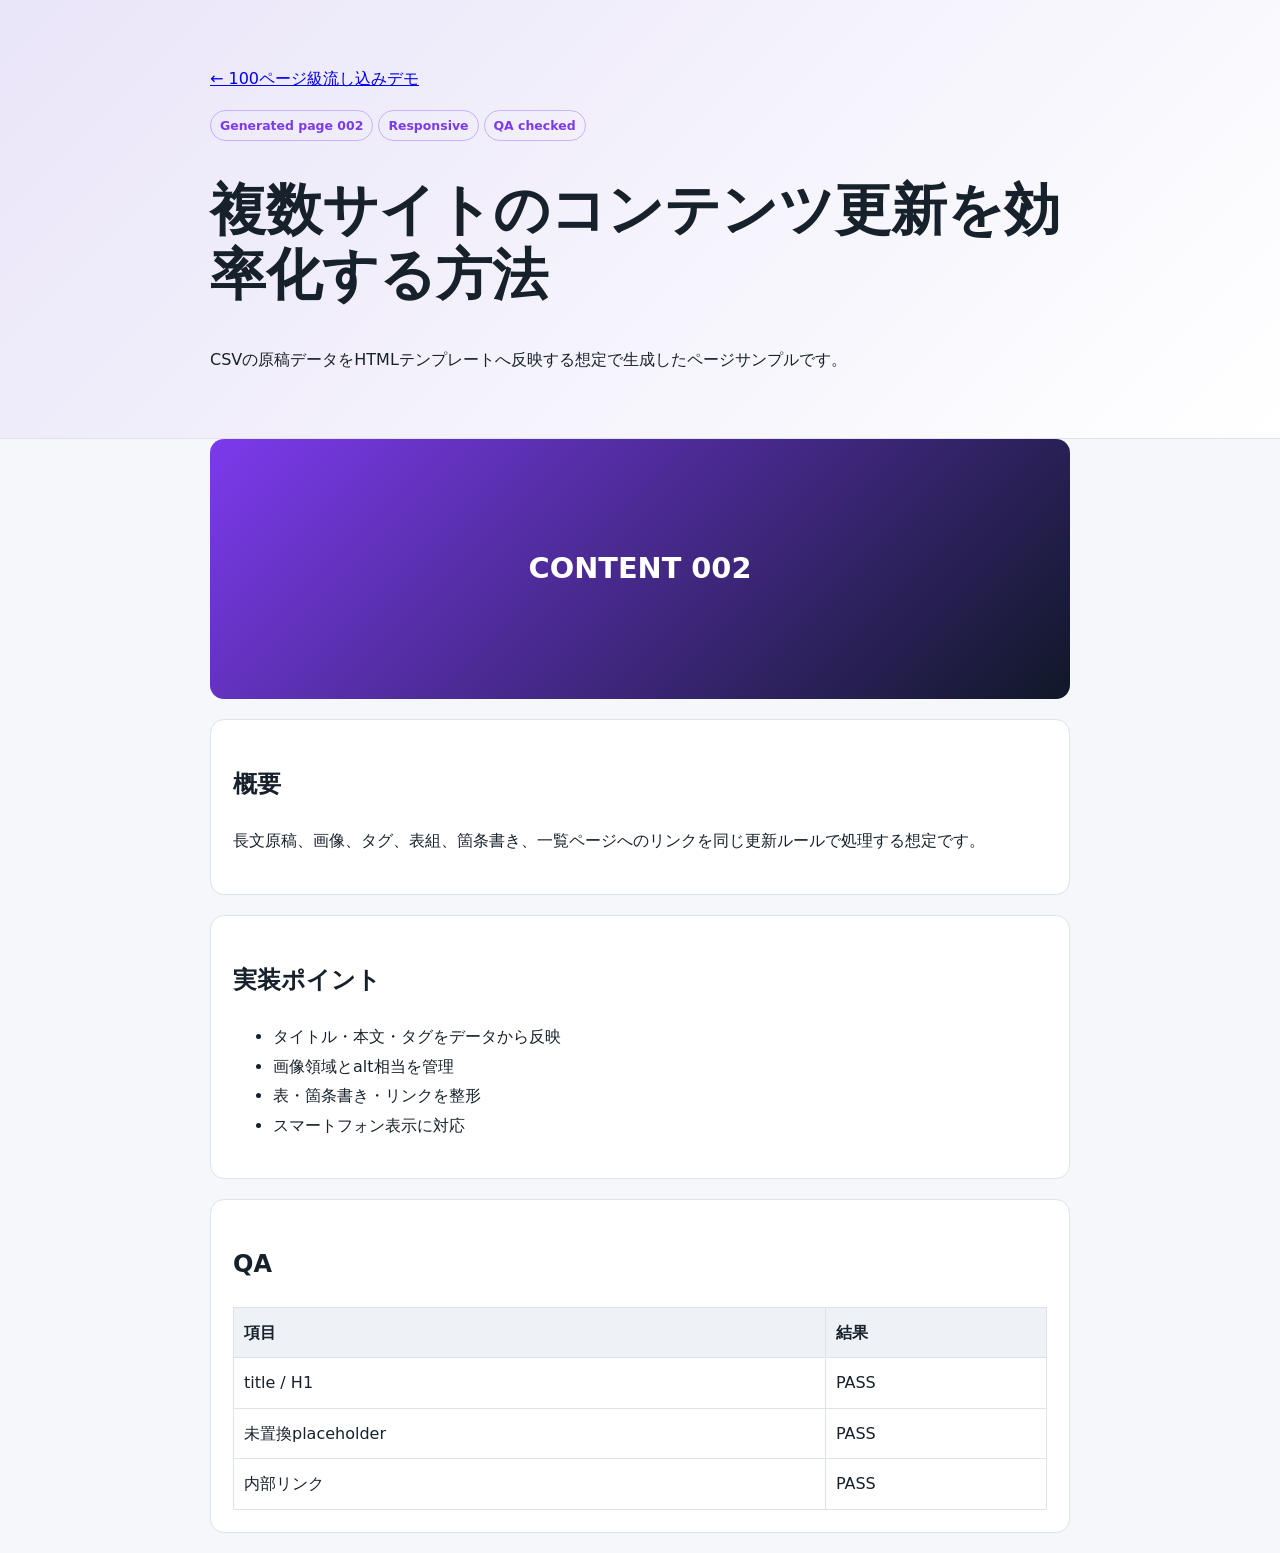
<file: pf01/samples/page-002.html>
<!doctype html><html lang="ja"><head><meta charset="utf-8"><meta name="viewport" content="width=device-width,initial-scale=1">
<meta name="description" content="複数サイトのコンテンツ更新を効率化する方法の流し込み生成サンプル"><title>複数サイトのコンテンツ更新を効率化する方法 | Generated Sample</title>
<style>
:root{--ink:#17212b;--line:#dce3ea;--accent:#7c3aed}
*{box-sizing:border-box}body{margin:0;font-family:system-ui,-apple-system,"Segoe UI",sans-serif;color:var(--ink);line-height:1.85;background:#f5f7fa}
.wrap{width:min(860px,calc(100% - 32px));margin:auto}.hero{background:linear-gradient(135deg,#7c3aed18,#fff);padding:48px 0;border-bottom:1px solid var(--line)}
h1{font-size:clamp(2rem,6vw,3.5rem);line-height:1.15}.tag{display:inline-block;border:1px solid #7c3aed55;color:#7c3aed;border-radius:999px;padding:3px 9px;margin-right:5px;font-size:.78rem;font-weight:700}
.card{background:#fff;border:1px solid var(--line);border-radius:14px;padding:22px;margin:20px 0}.visual{height:260px;border-radius:14px;background:linear-gradient(135deg,#7c3aed,#101828);display:grid;place-items:center;color:#fff;font-size:1.8rem;font-weight:900}
table{width:100%;border-collapse:collapse}th,td{border:1px solid var(--line);padding:10px;text-align:left}th{background:#eef2f6}
</style></head><body>
<header class="hero"><div class="wrap"><p><a href="../">← 100ページ級流し込みデモ</a></p><span class="tag">Generated page 002</span><span class="tag">Responsive</span><span class="tag">QA checked</span><h1>複数サイトのコンテンツ更新を効率化する方法</h1><p>CSVの原稿データをHTMLテンプレートへ反映する想定で生成したページサンプルです。</p></div></header>
<main class="wrap">
<div class="visual">CONTENT 002</div>
<section class="card"><h2>概要</h2><p>長文原稿、画像、タグ、表組、箇条書き、一覧ページへのリンクを同じ更新ルールで処理する想定です。</p></section>
<section class="card"><h2>実装ポイント</h2><ul><li>タイトル・本文・タグをデータから反映</li><li>画像領域とalt相当を管理</li><li>表・箇条書き・リンクを整形</li><li>スマートフォン表示に対応</li></ul></section>
<section class="card"><h2>QA</h2><table><tr><th>項目</th><th>結果</th></tr><tr><td>title / H1</td><td>PASS</td></tr><tr><td>未置換placeholder</td><td>PASS</td></tr><tr><td>内部リンク</td><td>PASS</td></tr></table></section>
</main></body></html>
</file>
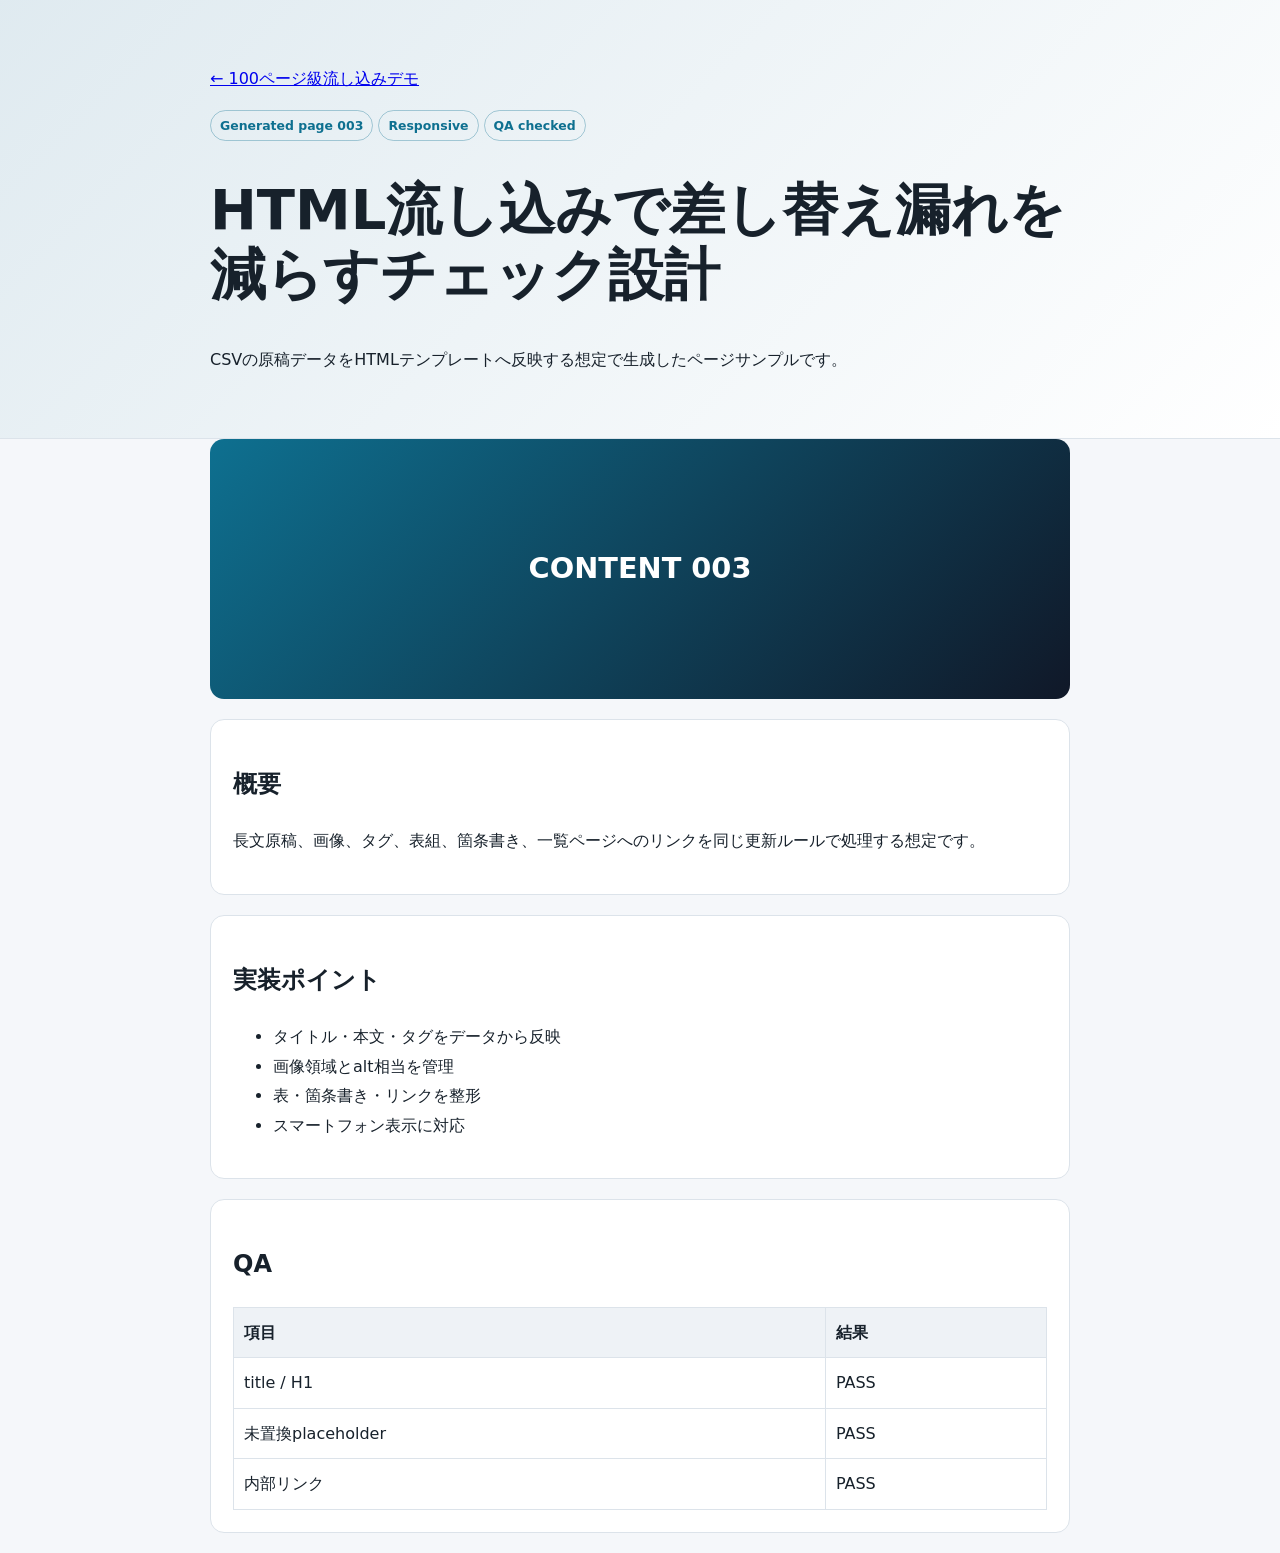
<file: pf01/samples/page-003.html>
<!doctype html><html lang="ja"><head><meta charset="utf-8"><meta name="viewport" content="width=device-width,initial-scale=1">
<meta name="description" content="HTML流し込みで差し替え漏れを減らすチェック設計の流し込み生成サンプル"><title>HTML流し込みで差し替え漏れを減らすチェック設計 | Generated Sample</title>
<style>
:root{--ink:#17212b;--line:#dce3ea;--accent:#0e7090}
*{box-sizing:border-box}body{margin:0;font-family:system-ui,-apple-system,"Segoe UI",sans-serif;color:var(--ink);line-height:1.85;background:#f5f7fa}
.wrap{width:min(860px,calc(100% - 32px));margin:auto}.hero{background:linear-gradient(135deg,#0e709018,#fff);padding:48px 0;border-bottom:1px solid var(--line)}
h1{font-size:clamp(2rem,6vw,3.5rem);line-height:1.15}.tag{display:inline-block;border:1px solid #0e709055;color:#0e7090;border-radius:999px;padding:3px 9px;margin-right:5px;font-size:.78rem;font-weight:700}
.card{background:#fff;border:1px solid var(--line);border-radius:14px;padding:22px;margin:20px 0}.visual{height:260px;border-radius:14px;background:linear-gradient(135deg,#0e7090,#101828);display:grid;place-items:center;color:#fff;font-size:1.8rem;font-weight:900}
table{width:100%;border-collapse:collapse}th,td{border:1px solid var(--line);padding:10px;text-align:left}th{background:#eef2f6}
</style></head><body>
<header class="hero"><div class="wrap"><p><a href="../">← 100ページ級流し込みデモ</a></p><span class="tag">Generated page 003</span><span class="tag">Responsive</span><span class="tag">QA checked</span><h1>HTML流し込みで差し替え漏れを減らすチェック設計</h1><p>CSVの原稿データをHTMLテンプレートへ反映する想定で生成したページサンプルです。</p></div></header>
<main class="wrap">
<div class="visual">CONTENT 003</div>
<section class="card"><h2>概要</h2><p>長文原稿、画像、タグ、表組、箇条書き、一覧ページへのリンクを同じ更新ルールで処理する想定です。</p></section>
<section class="card"><h2>実装ポイント</h2><ul><li>タイトル・本文・タグをデータから反映</li><li>画像領域とalt相当を管理</li><li>表・箇条書き・リンクを整形</li><li>スマートフォン表示に対応</li></ul></section>
<section class="card"><h2>QA</h2><table><tr><th>項目</th><th>結果</th></tr><tr><td>title / H1</td><td>PASS</td></tr><tr><td>未置換placeholder</td><td>PASS</td></tr><tr><td>内部リンク</td><td>PASS</td></tr></table></section>
</main></body></html>
</file>
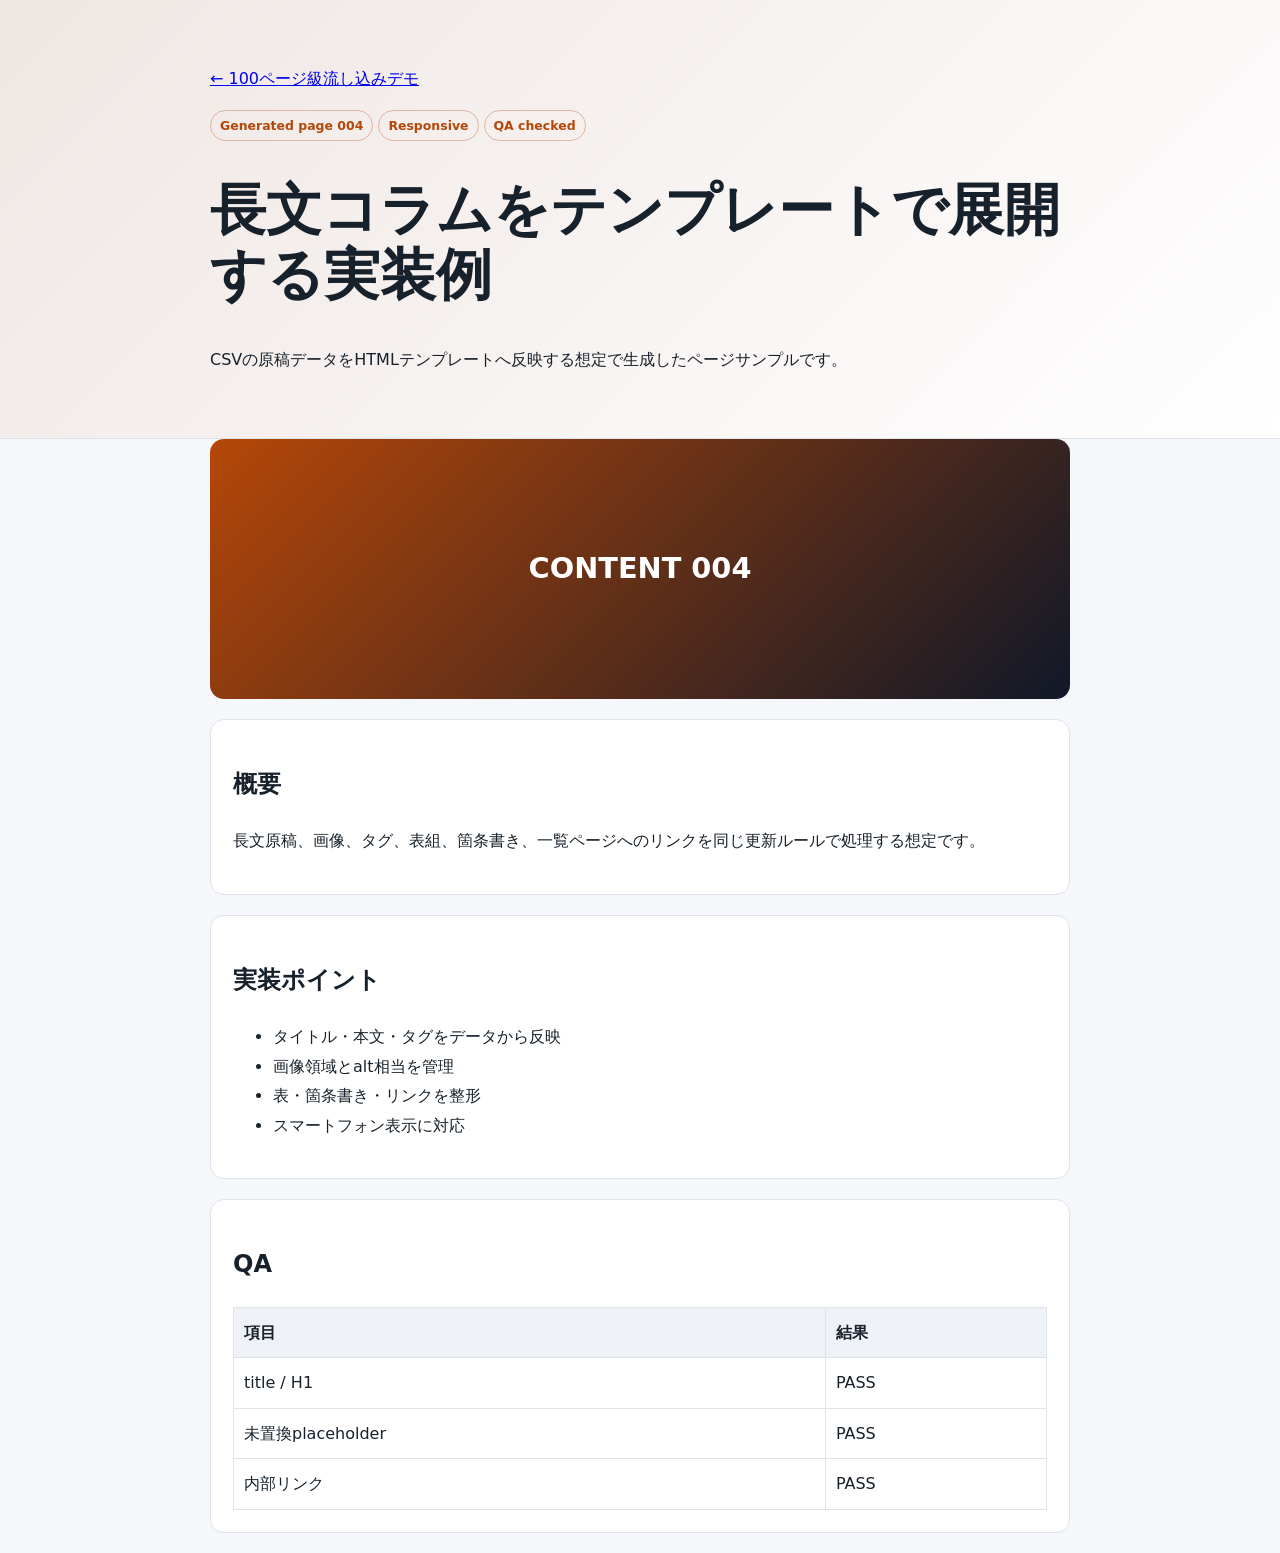
<file: pf01/samples/page-004.html>
<!doctype html><html lang="ja"><head><meta charset="utf-8"><meta name="viewport" content="width=device-width,initial-scale=1">
<meta name="description" content="長文コラムをテンプレートで展開する実装例の流し込み生成サンプル"><title>長文コラムをテンプレートで展開する実装例 | Generated Sample</title>
<style>
:root{--ink:#17212b;--line:#dce3ea;--accent:#b54708}
*{box-sizing:border-box}body{margin:0;font-family:system-ui,-apple-system,"Segoe UI",sans-serif;color:var(--ink);line-height:1.85;background:#f5f7fa}
.wrap{width:min(860px,calc(100% - 32px));margin:auto}.hero{background:linear-gradient(135deg,#b5470818,#fff);padding:48px 0;border-bottom:1px solid var(--line)}
h1{font-size:clamp(2rem,6vw,3.5rem);line-height:1.15}.tag{display:inline-block;border:1px solid #b5470855;color:#b54708;border-radius:999px;padding:3px 9px;margin-right:5px;font-size:.78rem;font-weight:700}
.card{background:#fff;border:1px solid var(--line);border-radius:14px;padding:22px;margin:20px 0}.visual{height:260px;border-radius:14px;background:linear-gradient(135deg,#b54708,#101828);display:grid;place-items:center;color:#fff;font-size:1.8rem;font-weight:900}
table{width:100%;border-collapse:collapse}th,td{border:1px solid var(--line);padding:10px;text-align:left}th{background:#eef2f6}
</style></head><body>
<header class="hero"><div class="wrap"><p><a href="../">← 100ページ級流し込みデモ</a></p><span class="tag">Generated page 004</span><span class="tag">Responsive</span><span class="tag">QA checked</span><h1>長文コラムをテンプレートで展開する実装例</h1><p>CSVの原稿データをHTMLテンプレートへ反映する想定で生成したページサンプルです。</p></div></header>
<main class="wrap">
<div class="visual">CONTENT 004</div>
<section class="card"><h2>概要</h2><p>長文原稿、画像、タグ、表組、箇条書き、一覧ページへのリンクを同じ更新ルールで処理する想定です。</p></section>
<section class="card"><h2>実装ポイント</h2><ul><li>タイトル・本文・タグをデータから反映</li><li>画像領域とalt相当を管理</li><li>表・箇条書き・リンクを整形</li><li>スマートフォン表示に対応</li></ul></section>
<section class="card"><h2>QA</h2><table><tr><th>項目</th><th>結果</th></tr><tr><td>title / H1</td><td>PASS</td></tr><tr><td>未置換placeholder</td><td>PASS</td></tr><tr><td>内部リンク</td><td>PASS</td></tr></table></section>
</main></body></html>
</file>
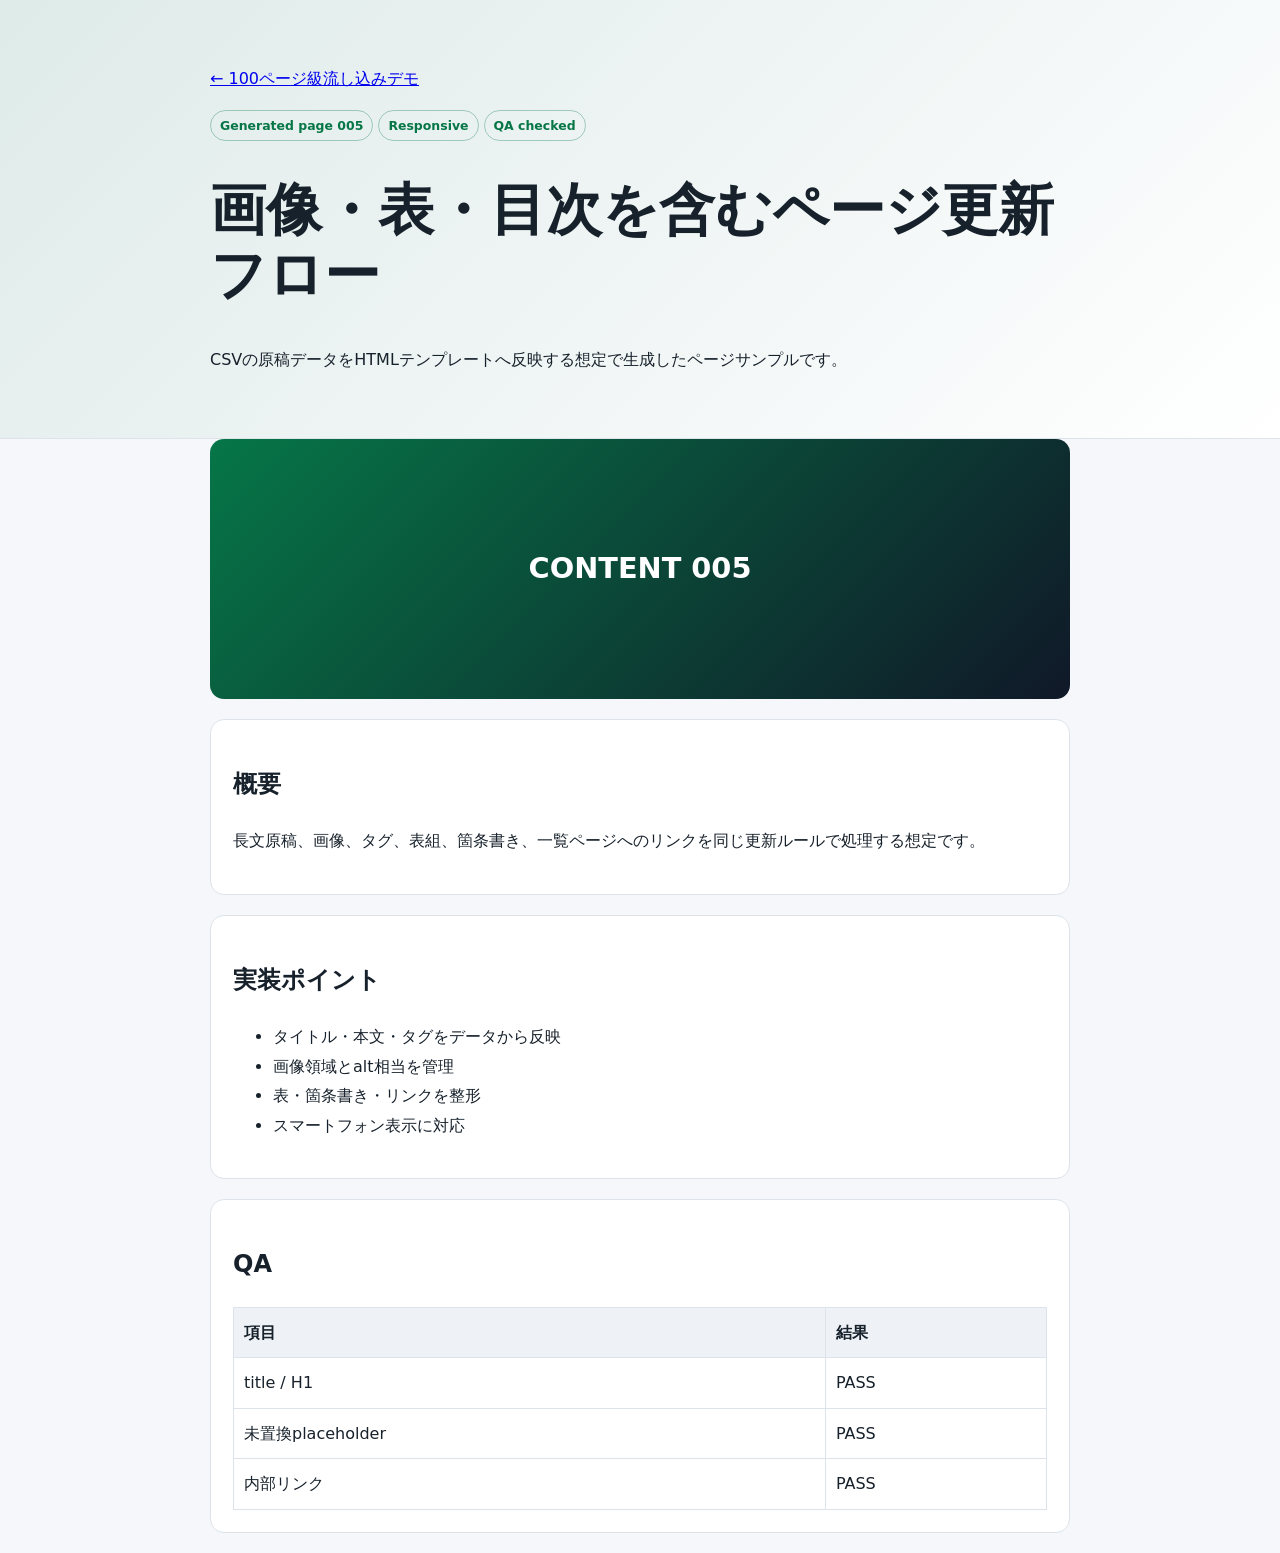
<file: pf01/samples/page-005.html>
<!doctype html><html lang="ja"><head><meta charset="utf-8"><meta name="viewport" content="width=device-width,initial-scale=1">
<meta name="description" content="画像・表・目次を含むページ更新フローの流し込み生成サンプル"><title>画像・表・目次を含むページ更新フロー | Generated Sample</title>
<style>
:root{--ink:#17212b;--line:#dce3ea;--accent:#067647}
*{box-sizing:border-box}body{margin:0;font-family:system-ui,-apple-system,"Segoe UI",sans-serif;color:var(--ink);line-height:1.85;background:#f5f7fa}
.wrap{width:min(860px,calc(100% - 32px));margin:auto}.hero{background:linear-gradient(135deg,#06764718,#fff);padding:48px 0;border-bottom:1px solid var(--line)}
h1{font-size:clamp(2rem,6vw,3.5rem);line-height:1.15}.tag{display:inline-block;border:1px solid #06764755;color:#067647;border-radius:999px;padding:3px 9px;margin-right:5px;font-size:.78rem;font-weight:700}
.card{background:#fff;border:1px solid var(--line);border-radius:14px;padding:22px;margin:20px 0}.visual{height:260px;border-radius:14px;background:linear-gradient(135deg,#067647,#101828);display:grid;place-items:center;color:#fff;font-size:1.8rem;font-weight:900}
table{width:100%;border-collapse:collapse}th,td{border:1px solid var(--line);padding:10px;text-align:left}th{background:#eef2f6}
</style></head><body>
<header class="hero"><div class="wrap"><p><a href="../">← 100ページ級流し込みデモ</a></p><span class="tag">Generated page 005</span><span class="tag">Responsive</span><span class="tag">QA checked</span><h1>画像・表・目次を含むページ更新フロー</h1><p>CSVの原稿データをHTMLテンプレートへ反映する想定で生成したページサンプルです。</p></div></header>
<main class="wrap">
<div class="visual">CONTENT 005</div>
<section class="card"><h2>概要</h2><p>長文原稿、画像、タグ、表組、箇条書き、一覧ページへのリンクを同じ更新ルールで処理する想定です。</p></section>
<section class="card"><h2>実装ポイント</h2><ul><li>タイトル・本文・タグをデータから反映</li><li>画像領域とalt相当を管理</li><li>表・箇条書き・リンクを整形</li><li>スマートフォン表示に対応</li></ul></section>
<section class="card"><h2>QA</h2><table><tr><th>項目</th><th>結果</th></tr><tr><td>title / H1</td><td>PASS</td></tr><tr><td>未置換placeholder</td><td>PASS</td></tr><tr><td>内部リンク</td><td>PASS</td></tr></table></section>
</main></body></html>
</file>
